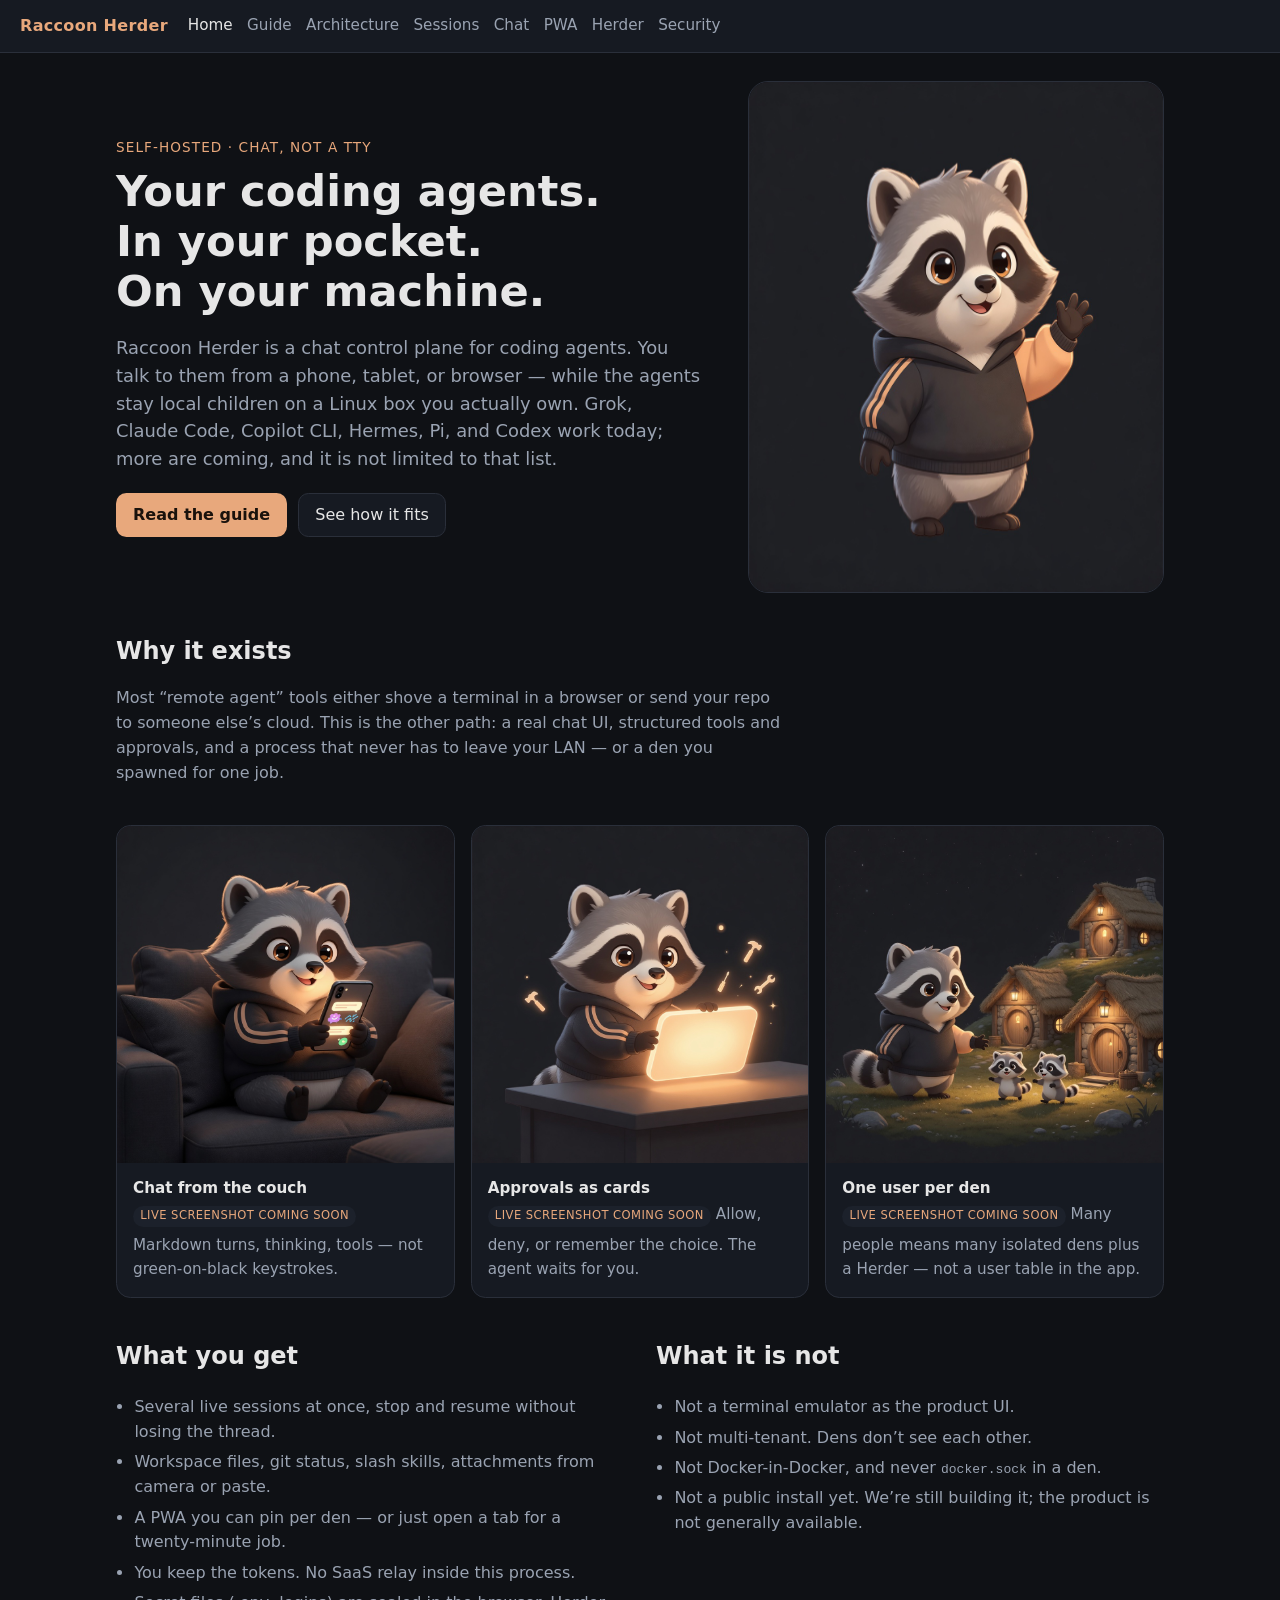
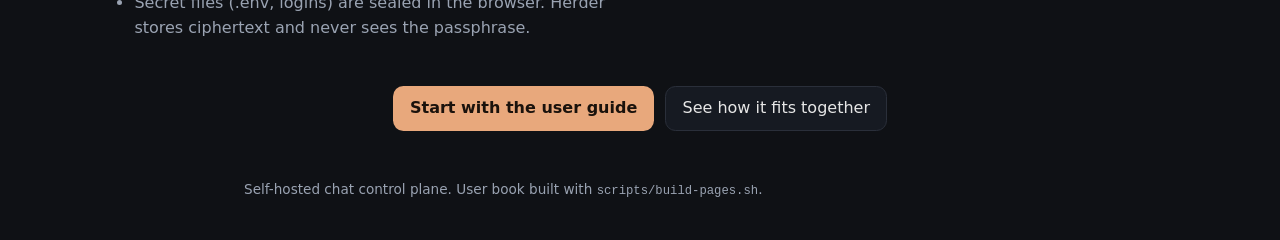
<file: index.html>
<!DOCTYPE html>
<html lang="en">
  <head>
    <meta charset="utf-8">
    <meta name="viewport" content="width=device-width, initial-scale=1">
    <title>Herd coding agents from your phone — Raccoon Herder</title>
    <meta name="description" content="Raccoon Herder is a self-hosted chat control plane for coding agents — not a terminal in a browser. More agents are on the way.">
    <meta name="theme-color" content="#0f1115">
    <link rel="canonical" href="https://shikkie.github.io/raccoon-herder-docs/">
    <link rel="icon" href="images/mascot.jpg">
    <link rel="apple-touch-icon" href="images/mascot.jpg">
    <meta property="og:type" content="website">
    <meta property="og:site_name" content="Raccoon Herder">
    <meta property="og:title" content="Herd coding agents from your phone">
    <meta property="og:description" content="Raccoon Herder is a self-hosted chat control plane for coding agents — not a terminal in a browser. More agents are on the way.">
    <meta property="og:url" content="https://shikkie.github.io/raccoon-herder-docs/">
    <meta property="og:image" content="https://shikkie.github.io/raccoon-herder-docs/images/og-share.png">
    <meta property="og:image:alt" content="Cute raccoon mascot and the words Raccoon Herder">
    <meta property="og:image:width" content="1280">
    <meta property="og:image:height" content="640">
    <meta name="twitter:card" content="summary_large_image">
    <meta name="twitter:title" content="Herd coding agents from your phone">
    <meta name="twitter:description" content="Raccoon Herder is a self-hosted chat control plane for coding agents — not a terminal in a browser. More agents are on the way.">
    <meta name="twitter:image" content="https://shikkie.github.io/raccoon-herder-docs/images/og-share.png">
    <link rel="stylesheet" href="css/site.css">
  </head>
  <body>
    <header class="site-header">
      <a class="brand" href="index.html">Raccoon Herder</a>
      <nav>
        <a href="index.html" class="active">Home</a>
        <a href="guide.html">Guide</a>
        <a href="architecture.html">Architecture</a>
        <a href="sessions.html">Sessions</a>
        <a href="chat.html">Chat</a>
        <a href="pwa.html">PWA</a>
        <a href="herder.html">Herder</a>
        <a href="security.html">Security</a>
      </nav>
    </header>
    <main class="landing">
<section class="hero">
  <div class="hero-copy">
    <p class="eyebrow">Self-hosted · chat, not a TTY</p>
    <h1>Your coding agents.<br>In your pocket.<br>On your machine.</h1>
    <p class="lede">Raccoon Herder is a chat control plane for coding agents. You talk to them from a phone, tablet, or browser — while the agents stay local children on a Linux box you actually own. Grok, Claude Code, Copilot CLI, Hermes, Pi, and Codex work today; more are coming, and it is not limited to that list.</p>
    <p class="cta-row">
      <a class="btn primary" href="guide.html">Read the guide</a>
      <a class="btn" href="architecture.html">See how it fits</a>
    </p>
  </div>
  <img class="hero-art" src="images/mascot.jpg" width="512" height="512" alt="Cartoon raccoon mascot in a charcoal hoodie, waving">
</section>

<section class="pitch">
  <h2>Why it exists</h2>
  <p>Most “remote agent” tools either shove a terminal in a browser or send your repo to someone else’s cloud. This is the other path: a real chat UI, structured tools and approvals, and a process that never has to leave your LAN — or a den you spawned for one job.</p>
</section>

<section class="shots" aria-label="Product scenes, placeholders until live screenshots">
  <figure class="shot">
    <img src="images/placeholder-chat.jpg" width="1024" height="1024" alt="Cartoon raccoon on a couch using a phone, standing in for a chat screenshot">
    <figcaption>
      <strong>Chat from the couch</strong>
      <span class="soon">Live screenshot coming soon</span>
      Markdown turns, thinking, tools — not green-on-black keystrokes.
    </figcaption>
  </figure>
  <figure class="shot">
    <img src="images/placeholder-approvals.jpg" width="1024" height="1024" alt="Cartoon raccoon at a desk with a glowing approval card, standing in for an approvals screenshot">
    <figcaption>
      <strong>Approvals as cards</strong>
      <span class="soon">Live screenshot coming soon</span>
      Allow, deny, or remember the choice. The agent waits for you.
    </figcaption>
  </figure>
  <figure class="shot">
    <img src="images/placeholder-dens.jpg" width="1024" height="1024" alt="Cartoon raccoon herding smaller raccoons into cozy dens, standing in for a dens screenshot">
    <figcaption>
      <strong>One user per den</strong>
      <span class="soon">Live screenshot coming soon</span>
      Many people means many isolated dens plus a Herder — not a user table in the app.
    </figcaption>
  </figure>
</section>

<section class="points">
  <div>
    <h2>What you get</h2>
    <ul>
      <li>Several live sessions at once, stop and resume without losing the thread.</li>
      <li>Workspace files, git status, slash skills, attachments from camera or paste.</li>
      <li>A PWA you can pin per den — or just open a tab for a twenty-minute job.</li>
      <li>You keep the tokens. No SaaS relay inside this process.</li>
      <li>Secret files (.env, logins) are sealed in the browser. Herder stores ciphertext and never sees the passphrase.</li>
    </ul>
  </div>
  <div>
    <h2>What it is not</h2>
    <ul>
      <li>Not a terminal emulator as the product UI.</li>
      <li>Not multi-tenant. Dens don’t see each other.</li>
      <li>Not Docker-in-Docker, and never <code>docker.sock</code> in a den.</li>
      <li>Not a public install yet. We’re still building it; the product is not generally available.</li>
    </ul>
  </div>
</section>

<p class="cta-row bottom">
  <a class="btn primary" href="guide.html">Start with the user guide</a>
  <a class="btn" href="architecture.html">See how it fits together</a>
</p>
    </main>
    <footer class="site-footer">
      Self-hosted chat control plane. User book built with
      <code>scripts/build-pages.sh</code>.
    </footer>
    <script src="vendor/mermaid.min.js"></script>
    <script>
      mermaid.initialize({ startOnLoad: true, theme: "dark" });
    </script>
  </body>
</html>
</file>
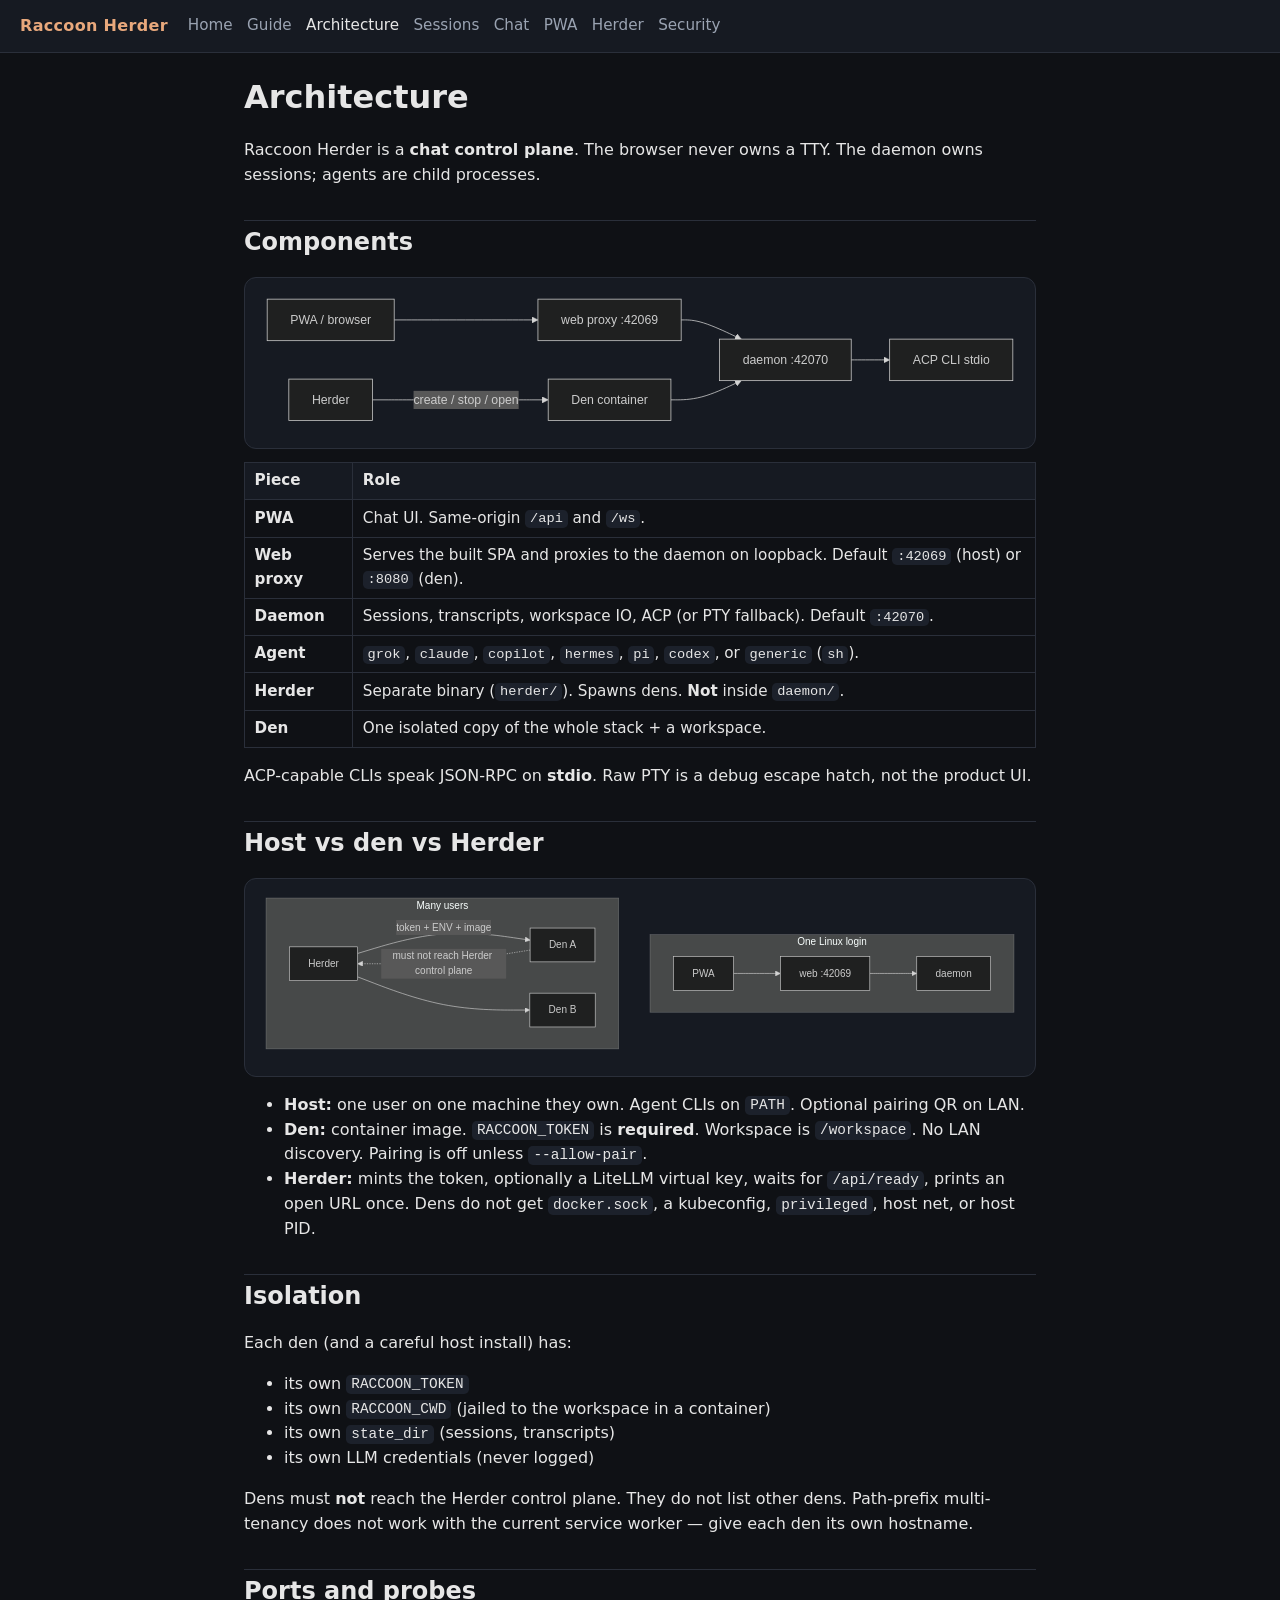
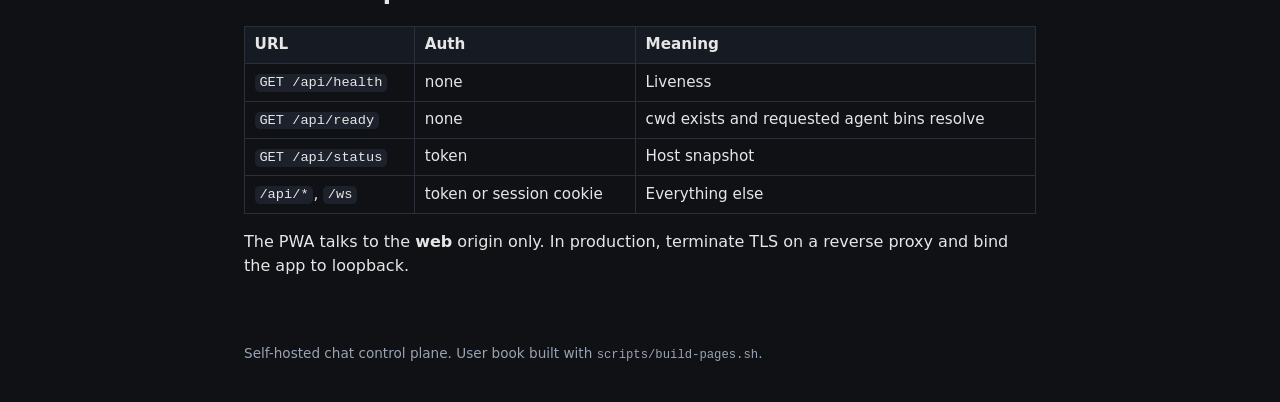
<file: architecture.html>
<!DOCTYPE html>
<html lang="en">
  <head>
    <meta charset="utf-8">
    <meta name="viewport" content="width=device-width, initial-scale=1">
    <title>Architecture — Raccoon Herder</title>
    <meta name="description" content="Self-hosted chat control plane for coding agents — not a terminal in a browser. More agents are coming.">
    <meta name="theme-color" content="#0f1115">
    <link rel="canonical" href="https://shikkie.github.io/raccoon-herder-docs/architecture.html">
    <link rel="icon" href="images/mascot.jpg">
    <link rel="apple-touch-icon" href="images/mascot.jpg">
    <meta property="og:type" content="website">
    <meta property="og:site_name" content="Raccoon Herder">
    <meta property="og:title" content="Architecture">
    <meta property="og:description" content="Self-hosted chat control plane for coding agents — not a terminal in a browser. More agents are coming.">
    <meta property="og:url" content="https://shikkie.github.io/raccoon-herder-docs/architecture.html">
    <meta property="og:image" content="https://shikkie.github.io/raccoon-herder-docs/images/og-share.png">
    <meta property="og:image:alt" content="Cute raccoon mascot and the words Raccoon Herder">
    <meta property="og:image:width" content="1280">
    <meta property="og:image:height" content="640">
    <meta name="twitter:card" content="summary_large_image">
    <meta name="twitter:title" content="Architecture">
    <meta name="twitter:description" content="Self-hosted chat control plane for coding agents — not a terminal in a browser. More agents are coming.">
    <meta name="twitter:image" content="https://shikkie.github.io/raccoon-herder-docs/images/og-share.png">
    <link rel="stylesheet" href="css/site.css">
  </head>
  <body>
    <header class="site-header">
      <a class="brand" href="index.html">Raccoon Herder</a>
      <nav>
        <a href="index.html">Home</a>
        <a href="guide.html">Guide</a>
        <a href="architecture.html" class="active">Architecture</a>
        <a href="sessions.html">Sessions</a>
        <a href="chat.html">Chat</a>
        <a href="pwa.html">PWA</a>
        <a href="herder.html">Herder</a>
        <a href="security.html">Security</a>
      </nav>
    </header>
    <main class="prose">
<h1 id="architecture">Architecture</h1>
<p>Raccoon Herder is a <strong>chat control plane</strong>. The browser never owns a TTY.
The daemon owns sessions; agents are child processes.</p>
<h2 id="components">Components</h2>
<pre class="mermaid">flowchart LR
  phone[PWA / browser]
  web[web proxy :42069]
  daemon[daemon :42070]
  agent[ACP CLI stdio]
  herder[Herder]
  den[Den container]

  phone --&gt; web --&gt; daemon --&gt; agent
  herder --&gt;|create / stop / open| den
  den --&gt; daemon</pre>

<table>
<thead>
<tr>
<th>Piece</th>
<th>Role</th>
</tr>
</thead>
<tbody>
<tr>
<td><strong>PWA</strong></td>
<td>Chat UI. Same-origin <code>/api</code> and <code>/ws</code>.</td>
</tr>
<tr>
<td><strong>Web proxy</strong></td>
<td>Serves the built SPA and proxies to the daemon on loopback. Default <code>:42069</code> (host) or <code>:8080</code> (den).</td>
</tr>
<tr>
<td><strong>Daemon</strong></td>
<td>Sessions, transcripts, workspace IO, ACP (or PTY fallback). Default <code>:42070</code>.</td>
</tr>
<tr>
<td><strong>Agent</strong></td>
<td><code>grok</code>, <code>claude</code>, <code>copilot</code>, <code>hermes</code>, <code>pi</code>, <code>codex</code>, or <code>generic</code> (<code>sh</code>).</td>
</tr>
<tr>
<td><strong>Herder</strong></td>
<td>Separate binary (<code>herder/</code>). Spawns dens. <strong>Not</strong> inside <code>daemon/</code>.</td>
</tr>
<tr>
<td><strong>Den</strong></td>
<td>One isolated copy of the whole stack + a workspace.</td>
</tr>
</tbody>
</table>
<p>ACP-capable CLIs speak JSON-RPC on <strong>stdio</strong>. Raw PTY is a debug escape hatch,
not the product UI.</p>
<h2 id="host-vs-den-vs-herder">Host vs den vs Herder</h2>
<pre class="mermaid">flowchart TB
  subgraph oneHost [One Linux login]
    pwaH[PWA]
    webH[web :42069]
    dH[daemon]
    pwaH --&gt; webH --&gt; dH
  end
  subgraph manyDens [Many users]
    herder[Herder]
    denA[Den A]
    denB[Den B]
    herder --&gt;|token + ENV + image| denA
    herder --&gt; denB
  end
  denA -.-&gt;|must not reach Herder control plane| herder</pre>

<ul>
<li><strong>Host:</strong> one user on one machine they own. Agent CLIs on <code>PATH</code>. Optional
  pairing QR on LAN.</li>
<li><strong>Den:</strong> container image. <code>RACCOON_TOKEN</code> is <strong>required</strong>. Workspace is
  <code>/workspace</code>. No LAN discovery. Pairing is off unless <code>--allow-pair</code>.</li>
<li><strong>Herder:</strong> mints the token, optionally a LiteLLM virtual key, waits for
  <code>/api/ready</code>, prints an open URL once. Dens do not get <code>docker.sock</code>, a
  kubeconfig, <code>privileged</code>, host net, or host PID.</li>
</ul>
<h2 id="isolation">Isolation</h2>
<p>Each den (and a careful host install) has:</p>
<ul>
<li>its own <code>RACCOON_TOKEN</code></li>
<li>its own <code>RACCOON_CWD</code> (jailed to the workspace in a container)</li>
<li>its own <code>state_dir</code> (sessions, transcripts)</li>
<li>its own LLM credentials (never logged)</li>
</ul>
<p>Dens must <strong>not</strong> reach the Herder control plane. They do not list other
dens. Path-prefix multi-tenancy does not work with the current service
worker — give each den its own hostname.</p>
<h2 id="ports-and-probes">Ports and probes</h2>
<table>
<thead>
<tr>
<th>URL</th>
<th>Auth</th>
<th>Meaning</th>
</tr>
</thead>
<tbody>
<tr>
<td><code>GET /api/health</code></td>
<td>none</td>
<td>Liveness</td>
</tr>
<tr>
<td><code>GET /api/ready</code></td>
<td>none</td>
<td>cwd exists and requested agent bins resolve</td>
</tr>
<tr>
<td><code>GET /api/status</code></td>
<td>token</td>
<td>Host snapshot</td>
</tr>
<tr>
<td><code>/api/*</code>, <code>/ws</code></td>
<td>token or session cookie</td>
<td>Everything else</td>
</tr>
</tbody>
</table>
<p>The PWA talks to the <strong>web</strong> origin only. In production, terminate TLS on
a reverse proxy and bind the app to loopback.</p>
    </main>
    <footer class="site-footer">
      Self-hosted chat control plane. User book built with
      <code>scripts/build-pages.sh</code>.
    </footer>
    <script src="vendor/mermaid.min.js"></script>
    <script>
      mermaid.initialize({ startOnLoad: true, theme: "dark" });
    </script>
  </body>
</html>
</file>
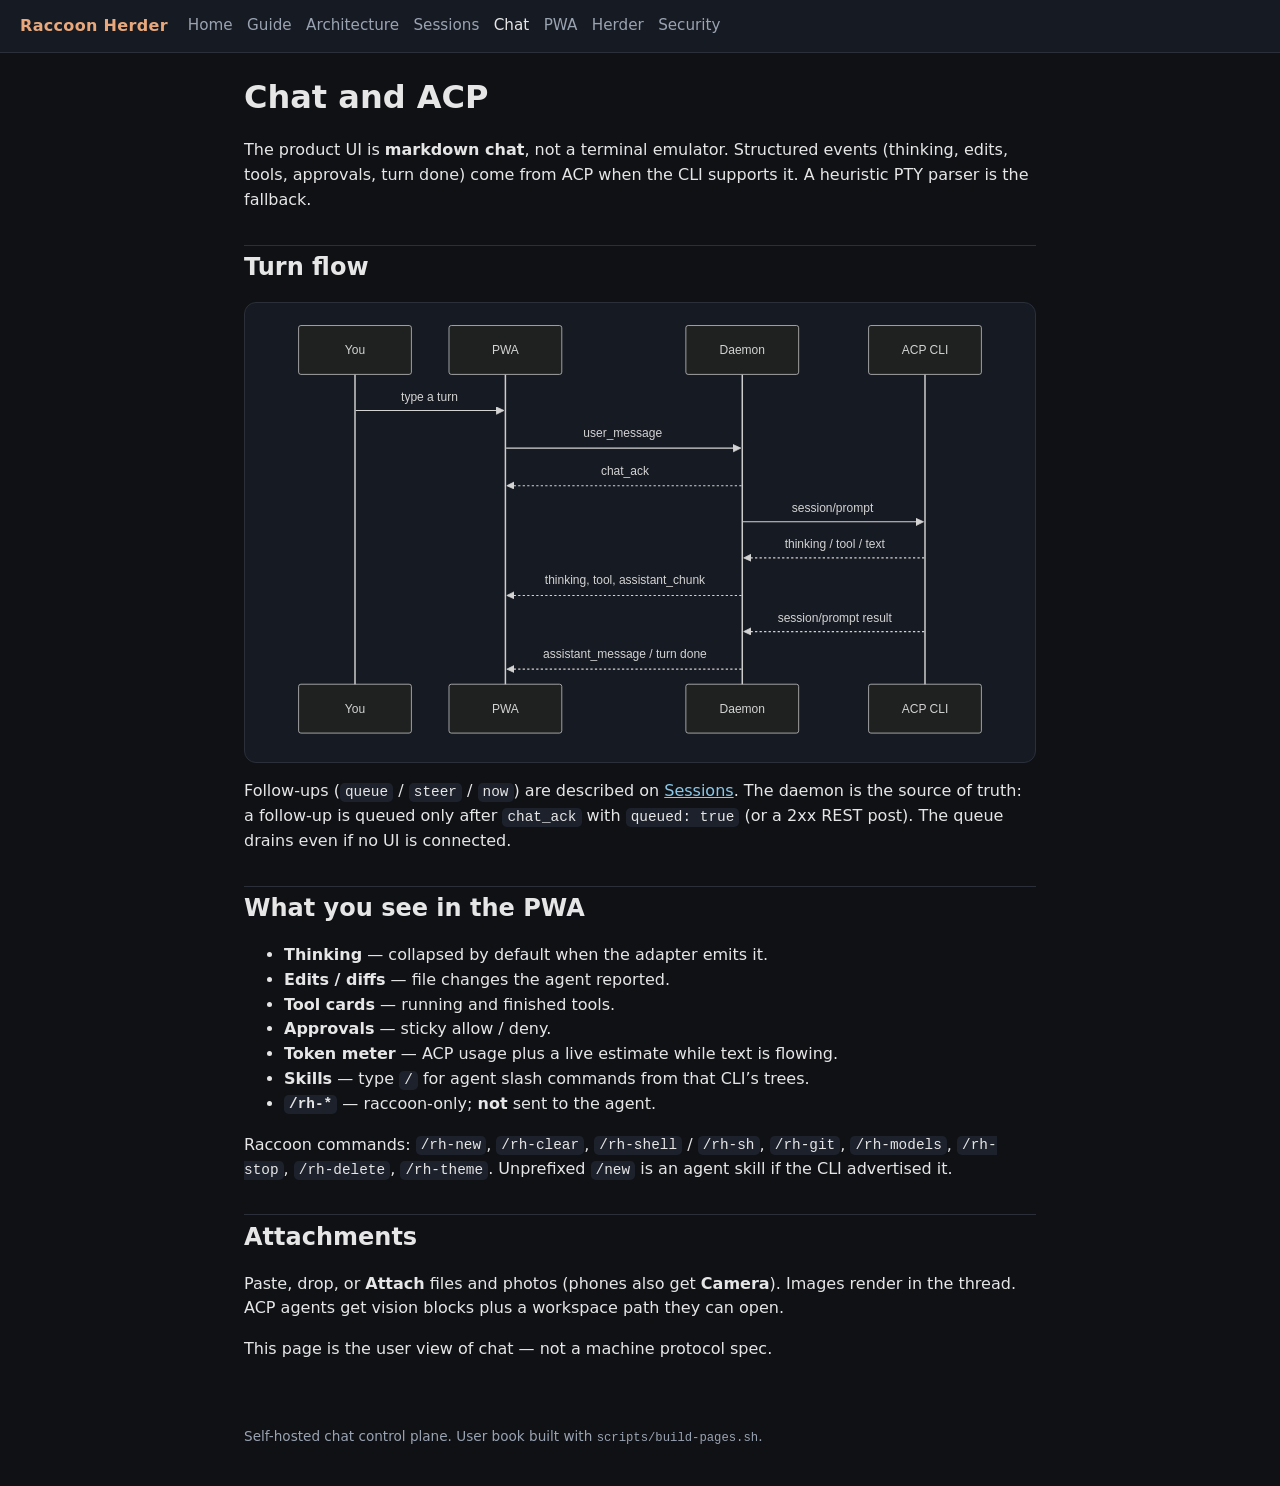
<file: chat.html>
<!DOCTYPE html>
<html lang="en">
  <head>
    <meta charset="utf-8">
    <meta name="viewport" content="width=device-width, initial-scale=1">
    <title>Chat and ACP — Raccoon Herder</title>
    <meta name="description" content="Self-hosted chat control plane for coding agents — not a terminal in a browser. More agents are coming.">
    <meta name="theme-color" content="#0f1115">
    <link rel="canonical" href="https://shikkie.github.io/raccoon-herder-docs/chat.html">
    <link rel="icon" href="images/mascot.jpg">
    <link rel="apple-touch-icon" href="images/mascot.jpg">
    <meta property="og:type" content="website">
    <meta property="og:site_name" content="Raccoon Herder">
    <meta property="og:title" content="Chat and ACP">
    <meta property="og:description" content="Self-hosted chat control plane for coding agents — not a terminal in a browser. More agents are coming.">
    <meta property="og:url" content="https://shikkie.github.io/raccoon-herder-docs/chat.html">
    <meta property="og:image" content="https://shikkie.github.io/raccoon-herder-docs/images/og-share.png">
    <meta property="og:image:alt" content="Cute raccoon mascot and the words Raccoon Herder">
    <meta property="og:image:width" content="1280">
    <meta property="og:image:height" content="640">
    <meta name="twitter:card" content="summary_large_image">
    <meta name="twitter:title" content="Chat and ACP">
    <meta name="twitter:description" content="Self-hosted chat control plane for coding agents — not a terminal in a browser. More agents are coming.">
    <meta name="twitter:image" content="https://shikkie.github.io/raccoon-herder-docs/images/og-share.png">
    <link rel="stylesheet" href="css/site.css">
  </head>
  <body>
    <header class="site-header">
      <a class="brand" href="index.html">Raccoon Herder</a>
      <nav>
        <a href="index.html">Home</a>
        <a href="guide.html">Guide</a>
        <a href="architecture.html">Architecture</a>
        <a href="sessions.html">Sessions</a>
        <a href="chat.html" class="active">Chat</a>
        <a href="pwa.html">PWA</a>
        <a href="herder.html">Herder</a>
        <a href="security.html">Security</a>
      </nav>
    </header>
    <main class="prose">
<h1 id="chat-and-acp">Chat and ACP</h1>
<p>The product UI is <strong>markdown chat</strong>, not a terminal emulator. Structured
events (thinking, edits, tools, approvals, turn done) come from ACP when
the CLI supports it. A heuristic PTY parser is the fallback.</p>
<h2 id="turn-flow">Turn flow</h2>
<pre class="mermaid">sequenceDiagram
  participant U as You
  participant P as PWA
  participant D as Daemon
  participant A as ACP CLI
  U-&gt;&gt;P: type a turn
  P-&gt;&gt;D: user_message
  D--&gt;&gt;P: chat_ack
  D-&gt;&gt;A: session/prompt
  A--&gt;&gt;D: thinking / tool / text
  D--&gt;&gt;P: thinking, tool, assistant_chunk
  A--&gt;&gt;D: session/prompt result
  D--&gt;&gt;P: assistant_message / turn done</pre>

<p>Follow-ups (<code>queue</code> / <code>steer</code> / <code>now</code>) are described on
<a href="sessions.html">Sessions</a>. The daemon is the source of truth: a follow-up
is queued only after <code>chat_ack</code> with <code>queued: true</code> (or a 2xx REST post).
The queue drains even if no UI is connected.</p>
<h2 id="what-you-see-in-the-pwa">What you see in the PWA</h2>
<ul>
<li><strong>Thinking</strong> — collapsed by default when the adapter emits it.</li>
<li><strong>Edits / diffs</strong> — file changes the agent reported.</li>
<li><strong>Tool cards</strong> — running and finished tools.</li>
<li><strong>Approvals</strong> — sticky allow / deny.</li>
<li><strong>Token meter</strong> — ACP usage plus a live estimate while text is flowing.</li>
<li><strong>Skills</strong> — type <code>/</code> for agent slash commands from that CLI’s trees.</li>
<li><strong><code>/rh-*</code></strong> — raccoon-only; <strong>not</strong> sent to the agent.</li>
</ul>
<p>Raccoon commands: <code>/rh-new</code>, <code>/rh-clear</code>, <code>/rh-shell</code> / <code>/rh-sh</code>, <code>/rh-git</code>,
<code>/rh-models</code>, <code>/rh-stop</code>, <code>/rh-delete</code>, <code>/rh-theme</code>. Unprefixed <code>/new</code> is an agent skill
if the CLI advertised it.</p>
<h2 id="attachments">Attachments</h2>
<p>Paste, drop, or <strong>Attach</strong> files and photos (phones also get <strong>Camera</strong>).
Images render in the thread. ACP agents get vision blocks plus a workspace
path they can open.</p>
<p>This page is the user view of chat — not a machine protocol spec.</p>
    </main>
    <footer class="site-footer">
      Self-hosted chat control plane. User book built with
      <code>scripts/build-pages.sh</code>.
    </footer>
    <script src="vendor/mermaid.min.js"></script>
    <script>
      mermaid.initialize({ startOnLoad: true, theme: "dark" });
    </script>
  </body>
</html>
</file>
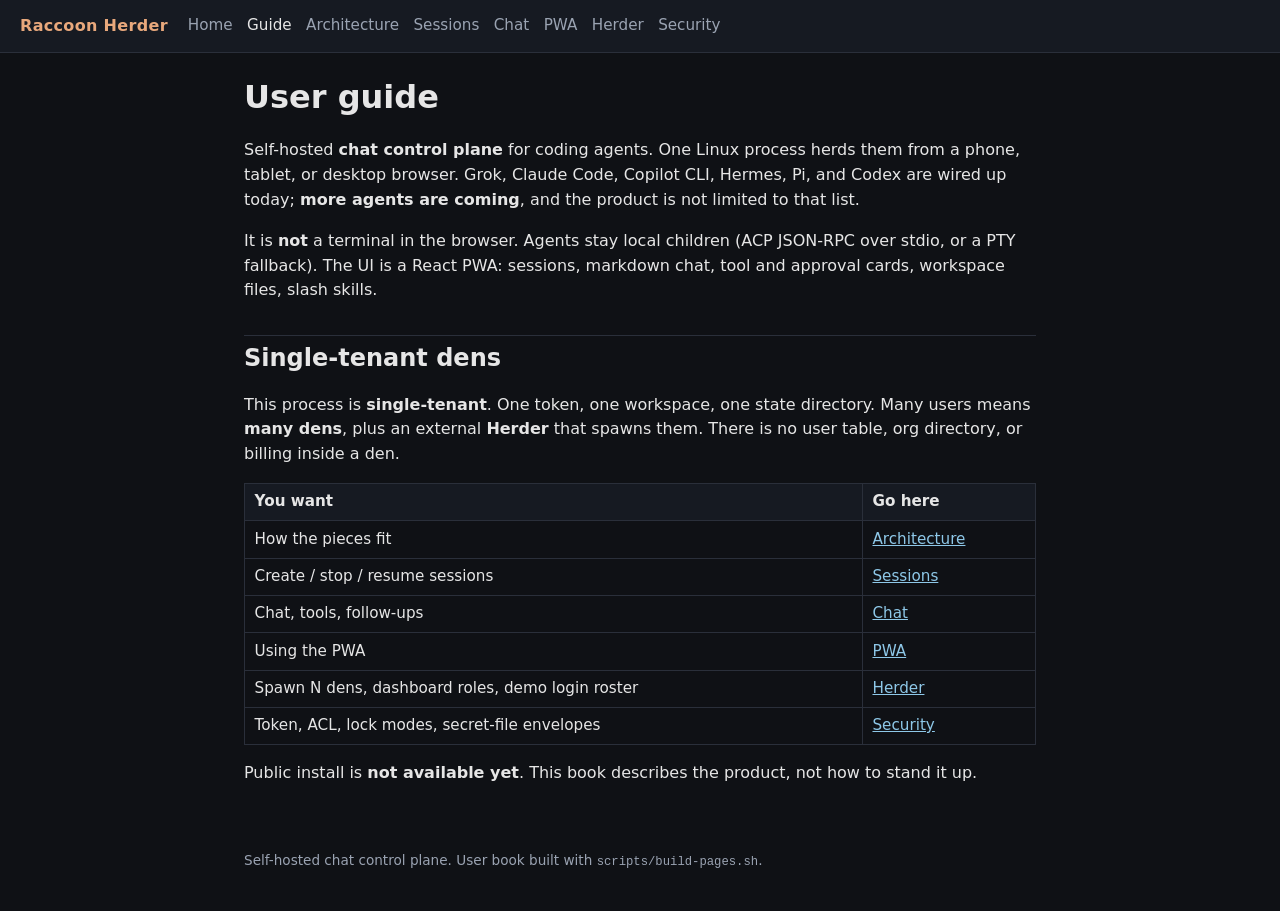
<file: guide.html>
<!DOCTYPE html>
<html lang="en">
  <head>
    <meta charset="utf-8">
    <meta name="viewport" content="width=device-width, initial-scale=1">
    <title>User guide — Raccoon Herder</title>
    <meta name="description" content="How Raccoon Herder works — architecture, sessions, chat, dens, and security.">
    <meta name="theme-color" content="#0f1115">
    <link rel="canonical" href="https://shikkie.github.io/raccoon-herder-docs/guide.html">
    <link rel="icon" href="images/mascot.jpg">
    <link rel="apple-touch-icon" href="images/mascot.jpg">
    <meta property="og:type" content="website">
    <meta property="og:site_name" content="Raccoon Herder">
    <meta property="og:title" content="User guide">
    <meta property="og:description" content="How Raccoon Herder works — architecture, sessions, chat, dens, and security.">
    <meta property="og:url" content="https://shikkie.github.io/raccoon-herder-docs/guide.html">
    <meta property="og:image" content="https://shikkie.github.io/raccoon-herder-docs/images/og-share.png">
    <meta property="og:image:alt" content="Cute raccoon mascot and the words Raccoon Herder">
    <meta property="og:image:width" content="1280">
    <meta property="og:image:height" content="640">
    <meta name="twitter:card" content="summary_large_image">
    <meta name="twitter:title" content="User guide">
    <meta name="twitter:description" content="How Raccoon Herder works — architecture, sessions, chat, dens, and security.">
    <meta name="twitter:image" content="https://shikkie.github.io/raccoon-herder-docs/images/og-share.png">
    <link rel="stylesheet" href="css/site.css">
  </head>
  <body>
    <header class="site-header">
      <a class="brand" href="index.html">Raccoon Herder</a>
      <nav>
        <a href="index.html">Home</a>
        <a href="guide.html" class="active">Guide</a>
        <a href="architecture.html">Architecture</a>
        <a href="sessions.html">Sessions</a>
        <a href="chat.html">Chat</a>
        <a href="pwa.html">PWA</a>
        <a href="herder.html">Herder</a>
        <a href="security.html">Security</a>
      </nav>
    </header>
    <main class="prose">
<h1 id="user-guide">User guide</h1>
<p>Self-hosted <strong>chat control plane</strong> for coding agents. One Linux process herds
them from a phone, tablet, or desktop browser. Grok, Claude Code, Copilot CLI,
Hermes, Pi, and Codex are wired up today; <strong>more agents are coming</strong>, and the product is
not limited to that list.</p>
<p>It is <strong>not</strong> a terminal in the browser. Agents stay local children (ACP
JSON-RPC over stdio, or a PTY fallback). The UI is a React PWA: sessions,
markdown chat, tool and approval cards, workspace files, slash skills.</p>
<h2 id="single-tenant-dens">Single-tenant dens</h2>
<p>This process is <strong>single-tenant</strong>. One token, one workspace, one state
directory. Many users means <strong>many dens</strong>, plus an external <strong>Herder</strong> that
spawns them. There is no user table, org directory, or billing inside a den.</p>
<table>
<thead>
<tr>
<th>You want</th>
<th>Go here</th>
</tr>
</thead>
<tbody>
<tr>
<td>How the pieces fit</td>
<td><a href="architecture.html">Architecture</a></td>
</tr>
<tr>
<td>Create / stop / resume sessions</td>
<td><a href="sessions.html">Sessions</a></td>
</tr>
<tr>
<td>Chat, tools, follow-ups</td>
<td><a href="chat.html">Chat</a></td>
</tr>
<tr>
<td>Using the PWA</td>
<td><a href="pwa.html">PWA</a></td>
</tr>
<tr>
<td>Spawn N dens, dashboard roles, demo login roster</td>
<td><a href="herder.html">Herder</a></td>
</tr>
<tr>
<td>Token, ACL, lock modes, secret-file envelopes</td>
<td><a href="security.html">Security</a></td>
</tr>
</tbody>
</table>
<p>Public install is <strong>not available yet</strong>. This book describes the product, not
how to stand it up.</p>
    </main>
    <footer class="site-footer">
      Self-hosted chat control plane. User book built with
      <code>scripts/build-pages.sh</code>.
    </footer>
    <script src="vendor/mermaid.min.js"></script>
    <script>
      mermaid.initialize({ startOnLoad: true, theme: "dark" });
    </script>
  </body>
</html>
</file>
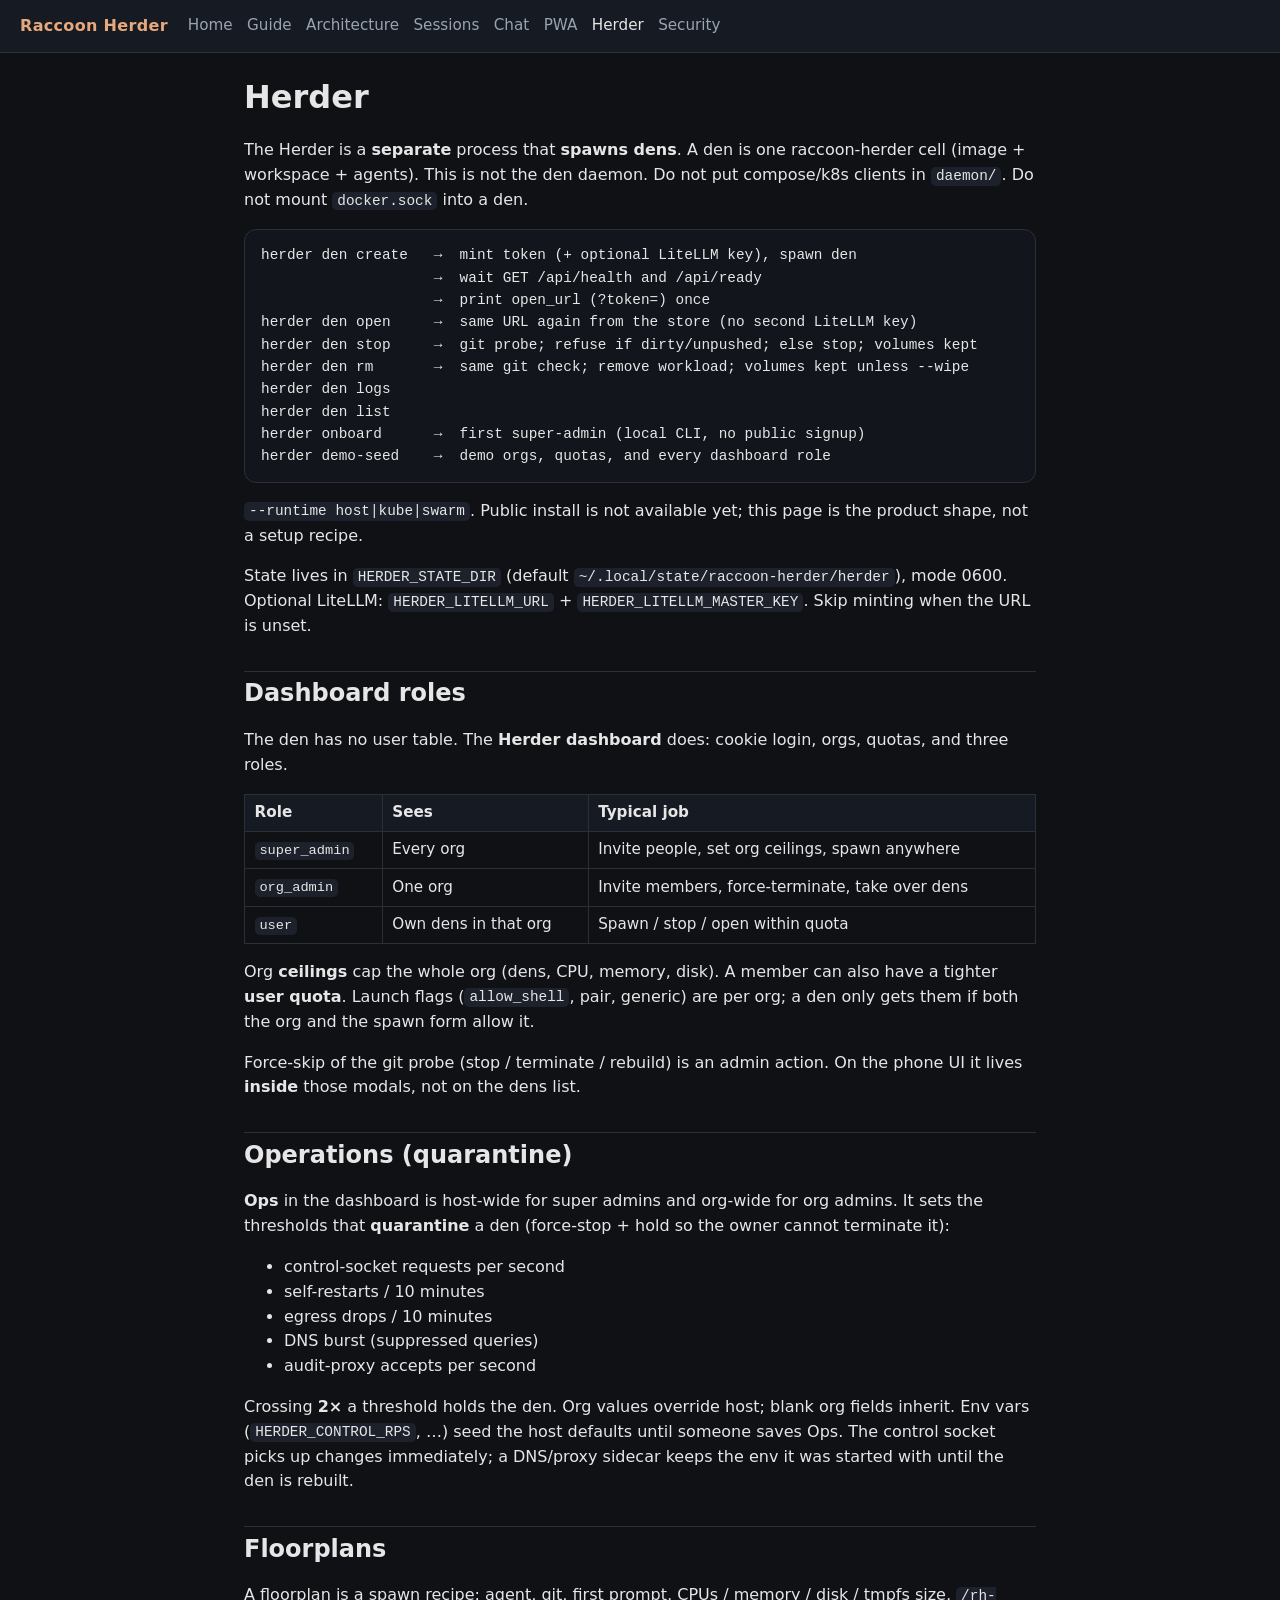
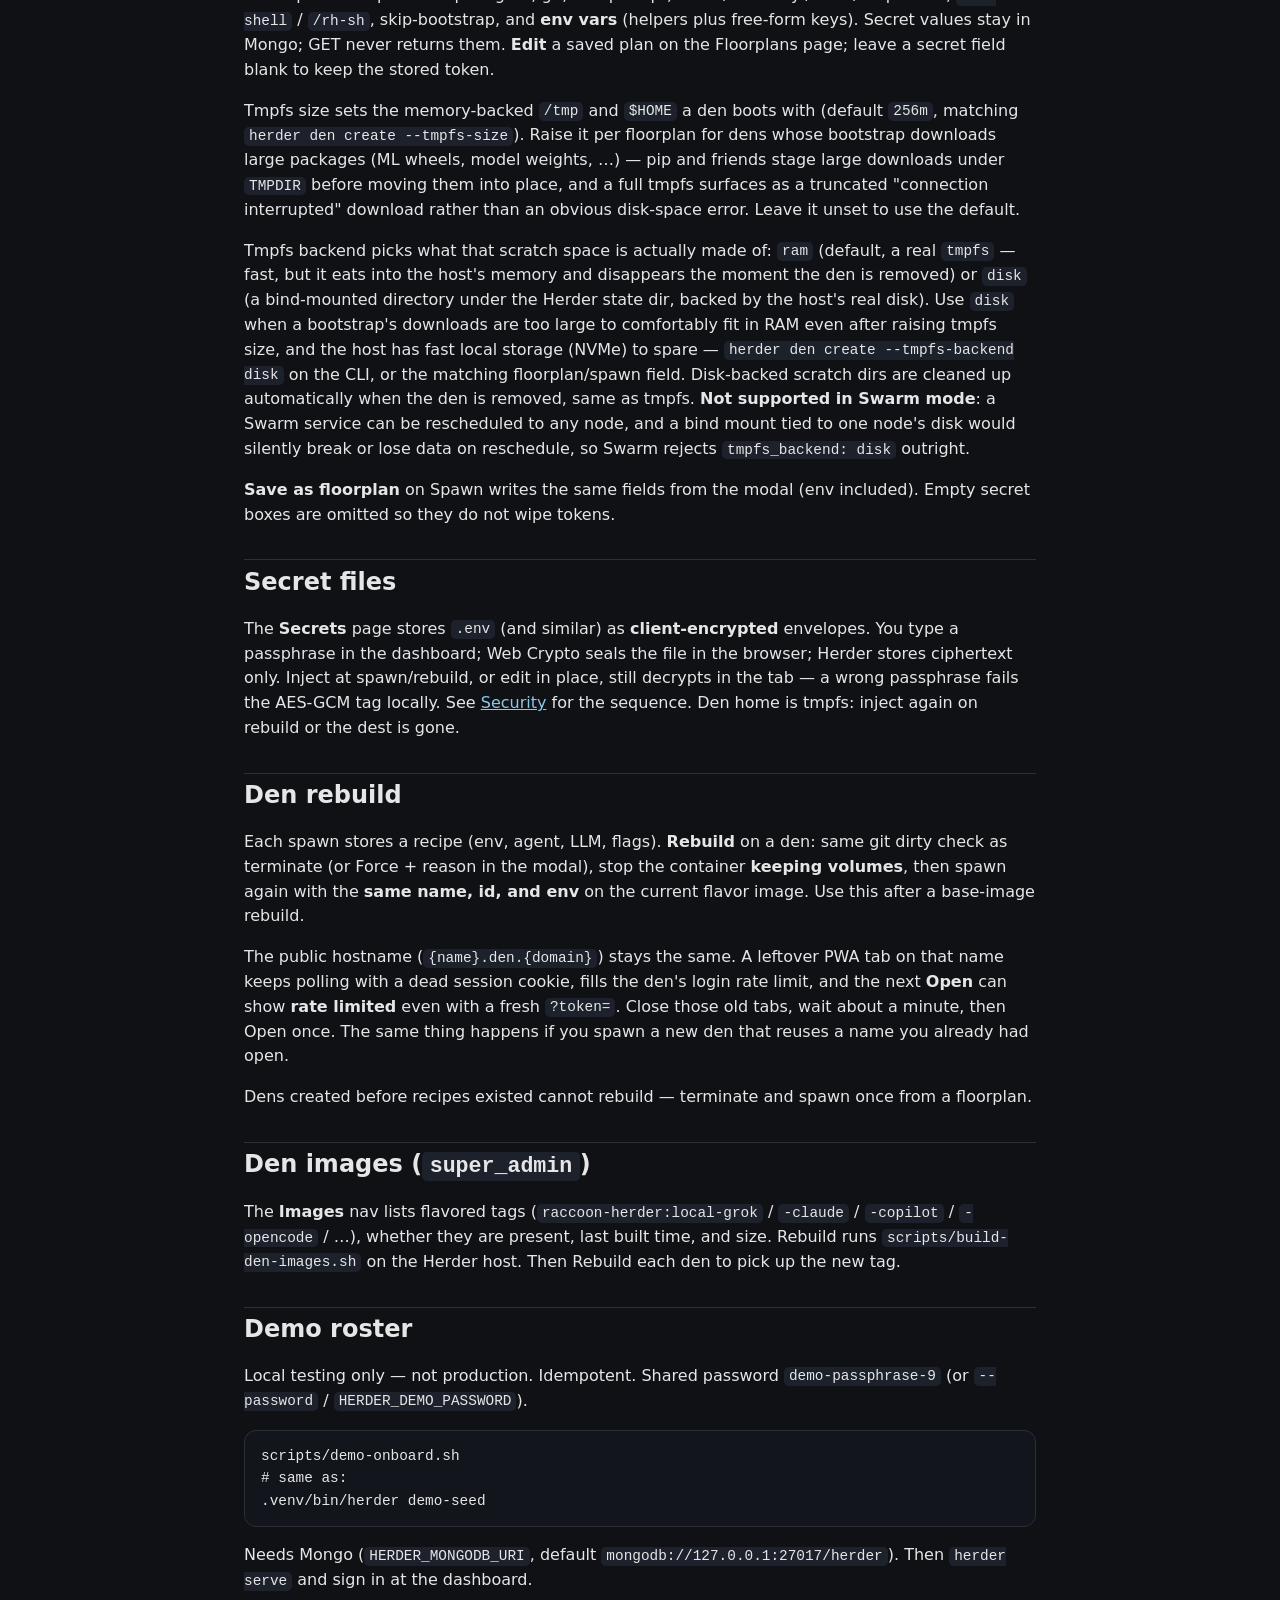
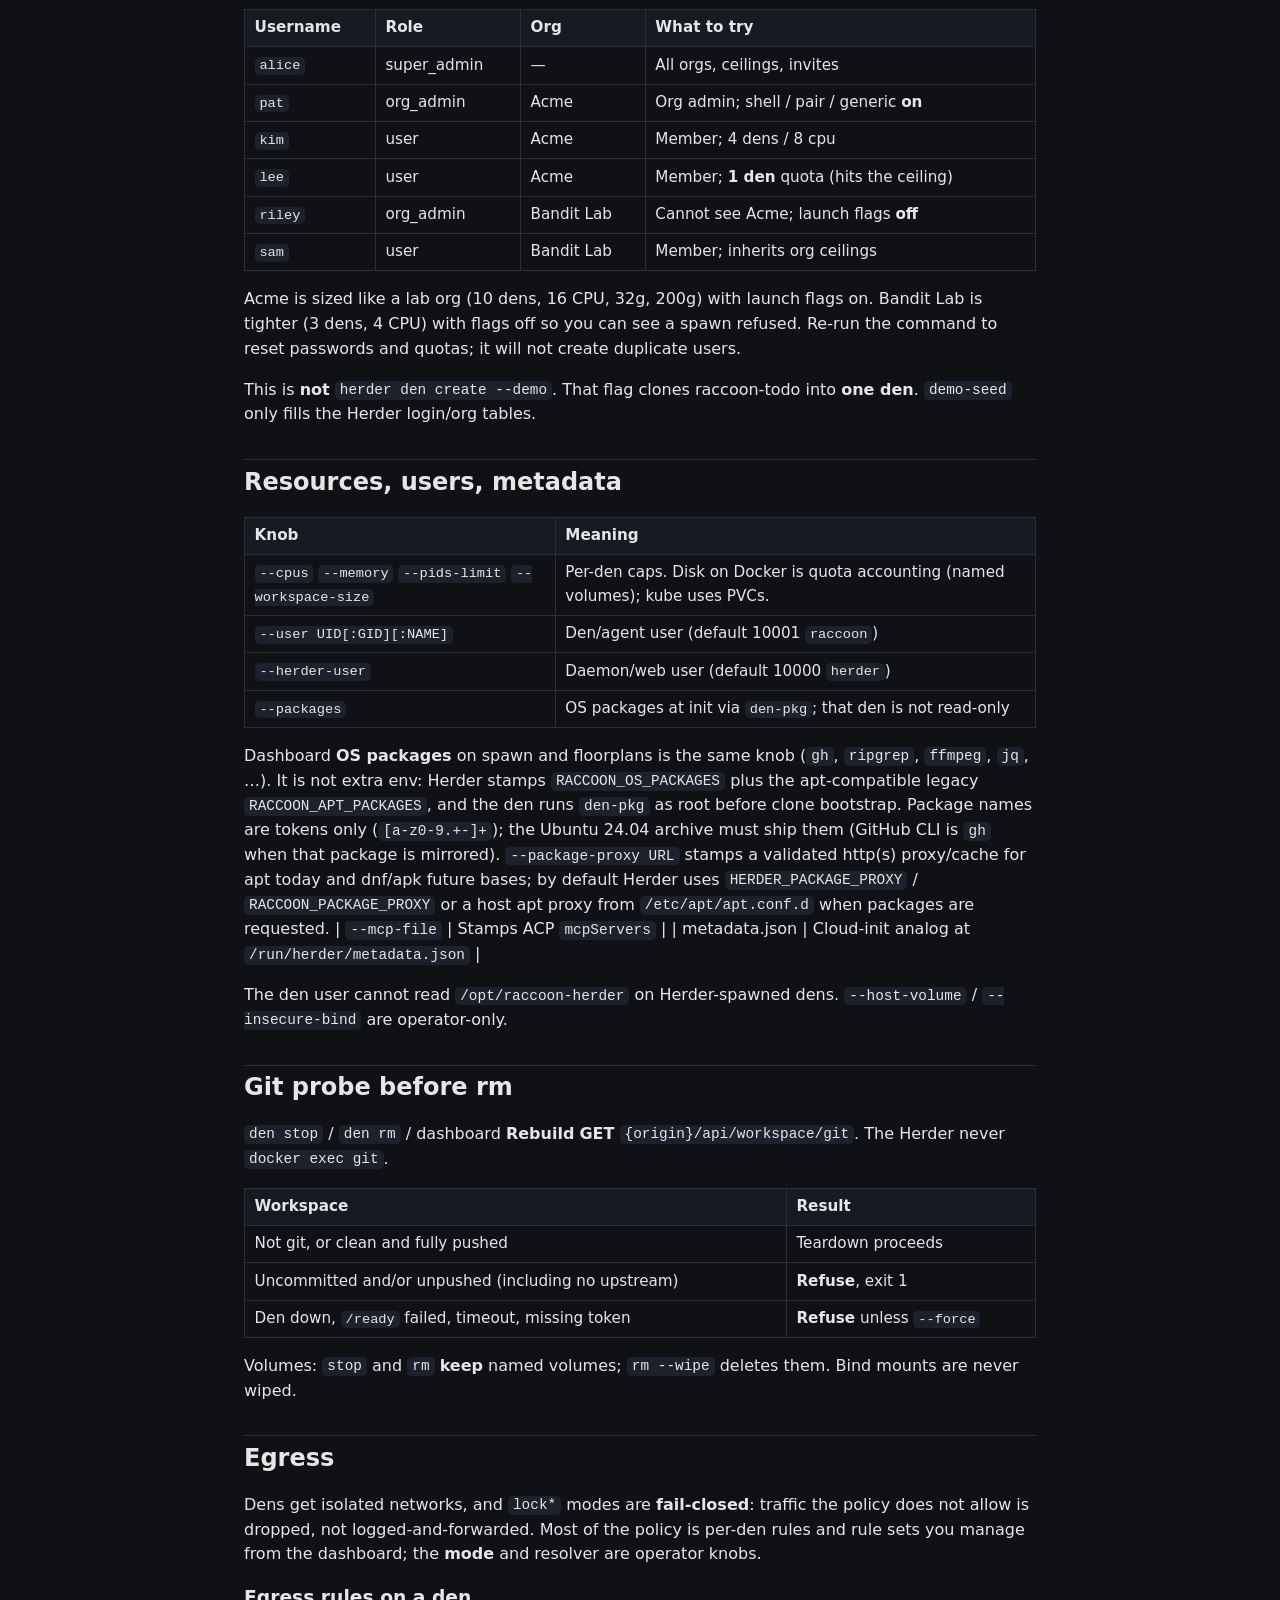
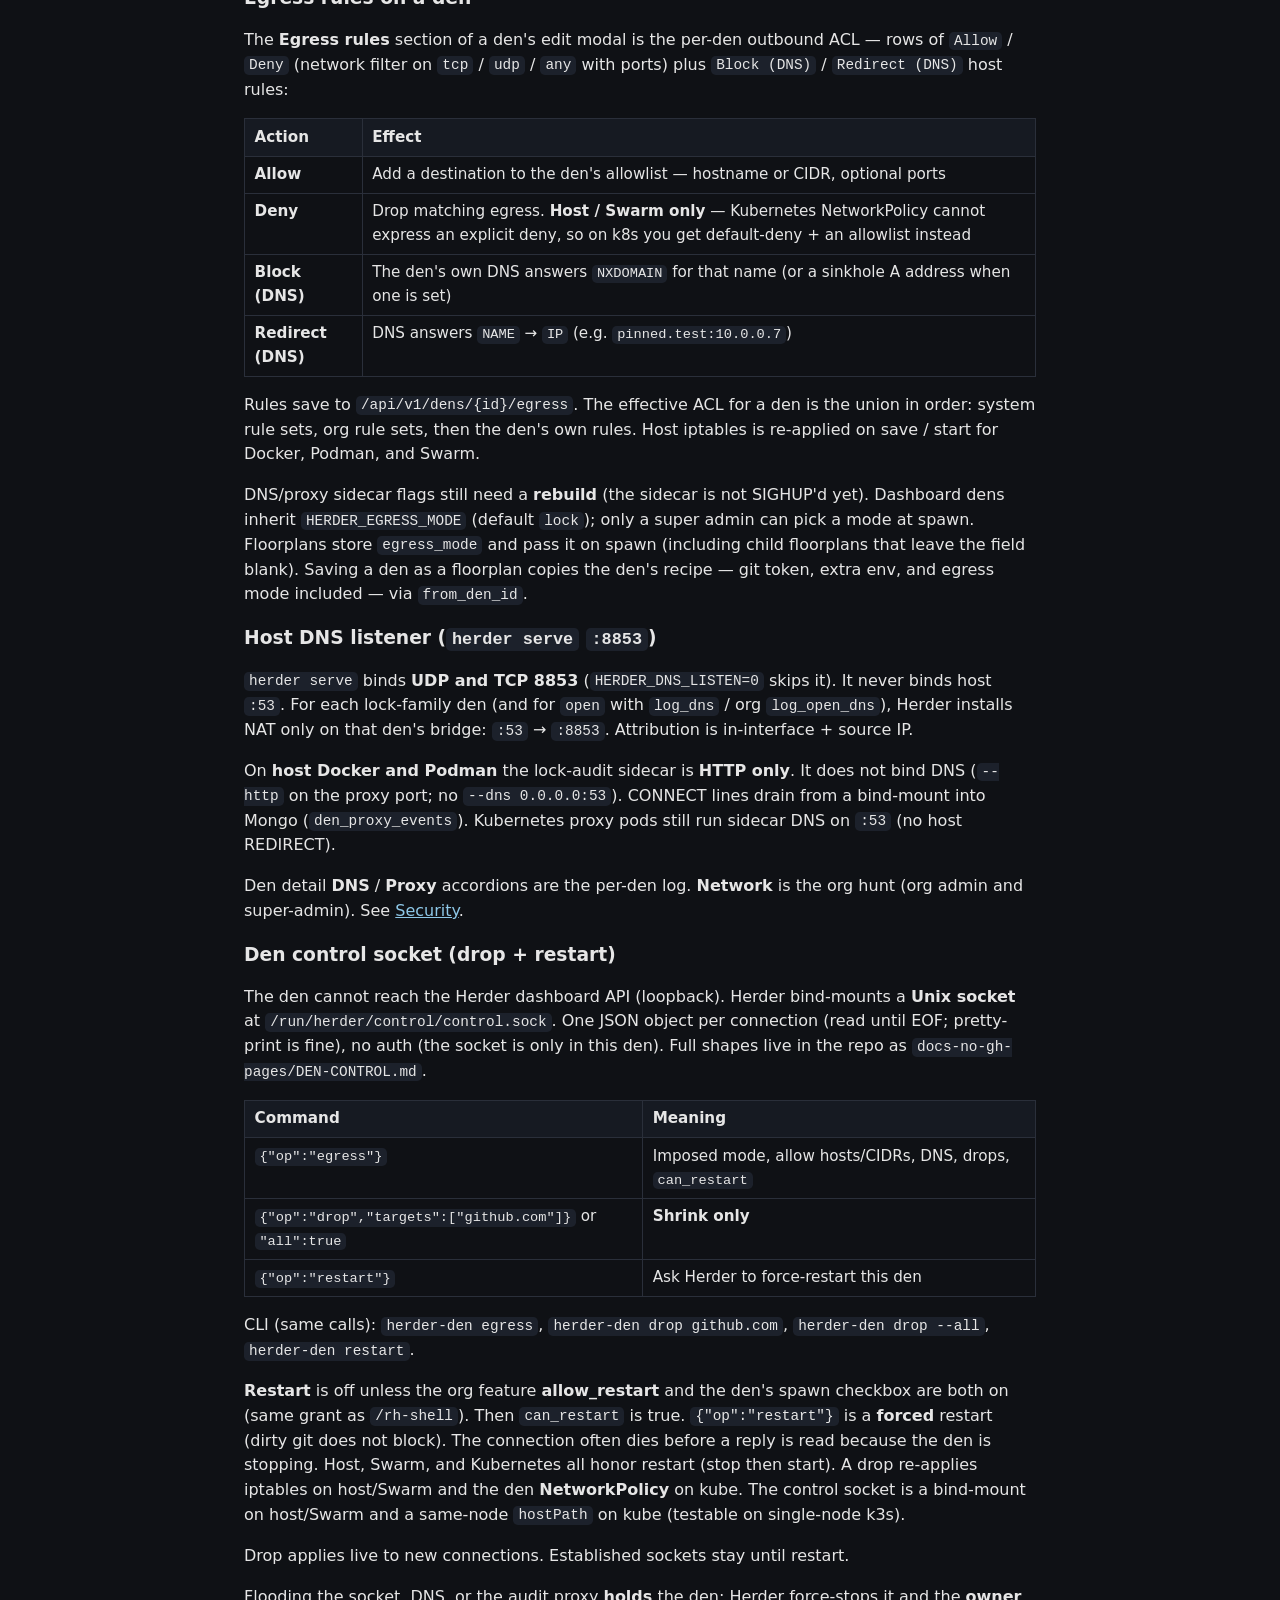
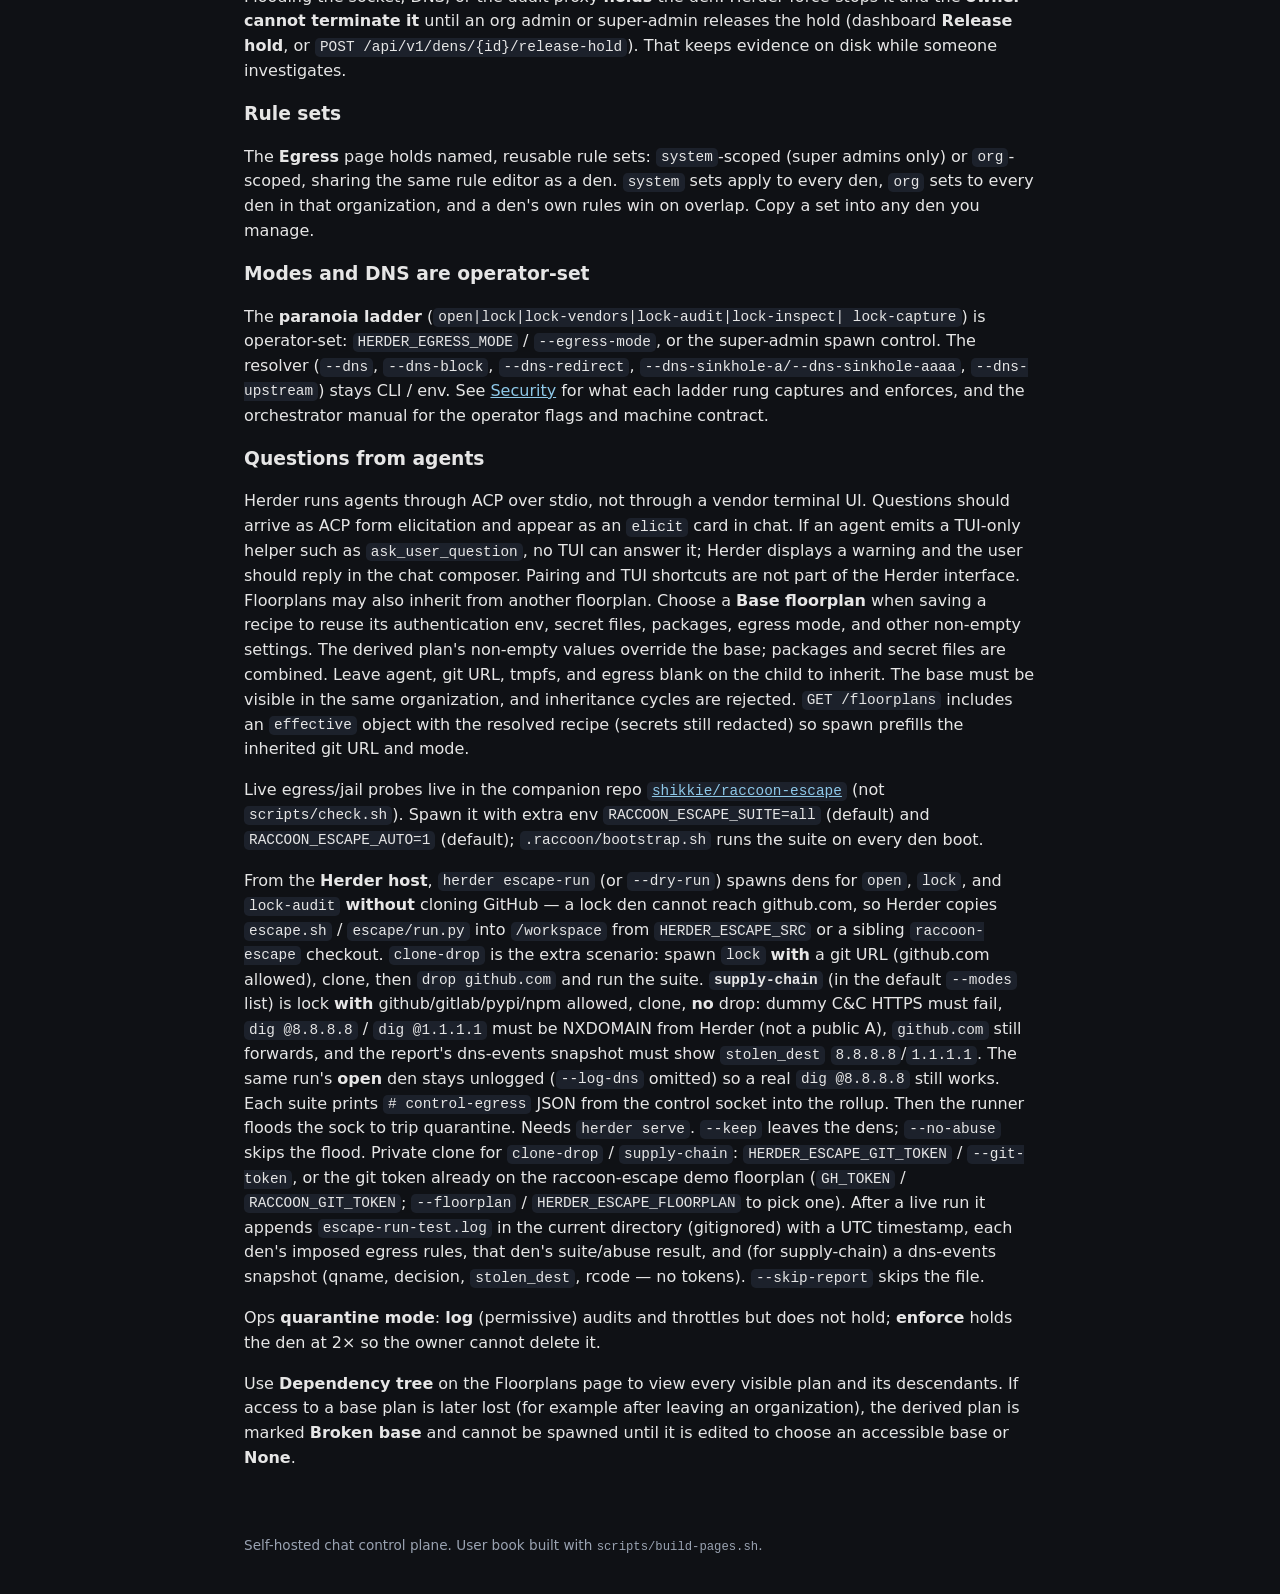
<file: herder.html>
<!DOCTYPE html>
<html lang="en">
  <head>
    <meta charset="utf-8">
    <meta name="viewport" content="width=device-width, initial-scale=1">
    <title>Herder — Raccoon Herder</title>
    <meta name="description" content="Self-hosted chat control plane for coding agents — not a terminal in a browser. More agents are coming.">
    <meta name="theme-color" content="#0f1115">
    <link rel="canonical" href="https://shikkie.github.io/raccoon-herder-docs/herder.html">
    <link rel="icon" href="images/mascot.jpg">
    <link rel="apple-touch-icon" href="images/mascot.jpg">
    <meta property="og:type" content="website">
    <meta property="og:site_name" content="Raccoon Herder">
    <meta property="og:title" content="Herder">
    <meta property="og:description" content="Self-hosted chat control plane for coding agents — not a terminal in a browser. More agents are coming.">
    <meta property="og:url" content="https://shikkie.github.io/raccoon-herder-docs/herder.html">
    <meta property="og:image" content="https://shikkie.github.io/raccoon-herder-docs/images/og-share.png">
    <meta property="og:image:alt" content="Cute raccoon mascot and the words Raccoon Herder">
    <meta property="og:image:width" content="1280">
    <meta property="og:image:height" content="640">
    <meta name="twitter:card" content="summary_large_image">
    <meta name="twitter:title" content="Herder">
    <meta name="twitter:description" content="Self-hosted chat control plane for coding agents — not a terminal in a browser. More agents are coming.">
    <meta name="twitter:image" content="https://shikkie.github.io/raccoon-herder-docs/images/og-share.png">
    <link rel="stylesheet" href="css/site.css">
  </head>
  <body>
    <header class="site-header">
      <a class="brand" href="index.html">Raccoon Herder</a>
      <nav>
        <a href="index.html">Home</a>
        <a href="guide.html">Guide</a>
        <a href="architecture.html">Architecture</a>
        <a href="sessions.html">Sessions</a>
        <a href="chat.html">Chat</a>
        <a href="pwa.html">PWA</a>
        <a href="herder.html" class="active">Herder</a>
        <a href="security.html">Security</a>
      </nav>
    </header>
    <main class="prose">
<h1 id="herder">Herder</h1>
<p>The Herder is a <strong>separate</strong> process that <strong>spawns dens</strong>. A den is one
raccoon-herder cell (image + workspace + agents). This is not the den
daemon. Do not put compose/k8s clients in <code>daemon/</code>. Do not mount
<code>docker.sock</code> into a den.</p>
<pre><code class="language-text">herder den create   →  mint token (+ optional LiteLLM key), spawn den
                    →  wait GET /api/health and /api/ready
                    →  print open_url (?token=) once
herder den open     →  same URL again from the store (no second LiteLLM key)
herder den stop     →  git probe; refuse if dirty/unpushed; else stop; volumes kept
herder den rm       →  same git check; remove workload; volumes kept unless --wipe
herder den logs
herder den list
herder onboard      →  first super-admin (local CLI, no public signup)
herder demo-seed    →  demo orgs, quotas, and every dashboard role
</code></pre>
<p><code>--runtime host|kube|swarm</code>. Public install is not available yet; this page is
the product shape, not a setup recipe.</p>
<p>State lives in <code>HERDER_STATE_DIR</code> (default
<code>~/.local/state/raccoon-herder/herder</code>), mode 0600. Optional LiteLLM:
<code>HERDER_LITELLM_URL</code> + <code>HERDER_LITELLM_MASTER_KEY</code>. Skip minting when the
URL is unset.</p>
<h2 id="dashboard-roles">Dashboard roles</h2>
<p>The den has no user table. The <strong>Herder dashboard</strong> does: cookie login, orgs,
quotas, and three roles.</p>
<table>
<thead>
<tr>
<th>Role</th>
<th>Sees</th>
<th>Typical job</th>
</tr>
</thead>
<tbody>
<tr>
<td><code>super_admin</code></td>
<td>Every org</td>
<td>Invite people, set org ceilings, spawn anywhere</td>
</tr>
<tr>
<td><code>org_admin</code></td>
<td>One org</td>
<td>Invite members, force-terminate, take over dens</td>
</tr>
<tr>
<td><code>user</code></td>
<td>Own dens in that org</td>
<td>Spawn / stop / open within quota</td>
</tr>
</tbody>
</table>
<p>Org <strong>ceilings</strong> cap the whole org (dens, CPU, memory, disk). A member can
also have a tighter <strong>user quota</strong>. Launch flags (<code>allow_shell</code>, pair,
generic) are per org; a den only gets them if both the org and the spawn
form allow it.</p>
<p>Force-skip of the git probe (stop / terminate / rebuild) is an admin action.
On the phone UI it lives <strong>inside</strong> those modals, not on the dens list.</p>
<h2 id="operations-quarantine">Operations (quarantine)</h2>
<p><strong>Ops</strong> in the dashboard is host-wide for super admins and org-wide for org
admins. It sets the thresholds that <strong>quarantine</strong> a den (force-stop + hold
so the owner cannot terminate it):</p>
<ul>
<li>control-socket requests per second</li>
<li>self-restarts / 10 minutes</li>
<li>egress drops / 10 minutes</li>
<li>DNS burst (suppressed queries)</li>
<li>audit-proxy accepts per second</li>
</ul>
<p>Crossing <strong>2×</strong> a threshold holds the den. Org values override host; blank
org fields inherit. Env vars (<code>HERDER_CONTROL_RPS</code>, …) seed the host
defaults until someone saves Ops. The control socket picks up changes
immediately; a DNS/proxy sidecar keeps the env it was started with until
the den is rebuilt.</p>
<h2 id="floorplans">Floorplans</h2>
<p>A floorplan is a spawn recipe: agent, git, first prompt, CPUs / memory / disk
/ tmpfs size, <code>/rh-shell</code> / <code>/rh-sh</code>, skip-bootstrap, and <strong>env vars</strong> (helpers plus
free-form keys). Secret values stay in Mongo; GET never returns them.
<strong>Edit</strong> a saved plan on the Floorplans page; leave a secret field blank to
keep the stored token.</p>
<p>Tmpfs size sets the memory-backed <code>/tmp</code> and <code>$HOME</code> a den boots with
(default <code>256m</code>, matching <code>herder den create --tmpfs-size</code>). Raise it per
floorplan for dens whose bootstrap downloads large packages (ML wheels,
model weights, …) — pip and friends stage large downloads under <code>TMPDIR</code>
before moving them into place, and a full tmpfs surfaces as a truncated
"connection interrupted" download rather than an obvious disk-space error.
Leave it unset to use the default.</p>
<p>Tmpfs backend picks what that scratch space is actually made of: <code>ram</code>
(default, a real <code>tmpfs</code> — fast, but it eats into the host's memory and
disappears the moment the den is removed) or <code>disk</code> (a bind-mounted
directory under the Herder state dir, backed by the host's real disk).
Use <code>disk</code> when a bootstrap's downloads are too large to comfortably fit
in RAM even after raising tmpfs size, and the host has fast local storage
(NVMe) to spare — <code>herder den create --tmpfs-backend disk</code> on the CLI, or
the matching floorplan/spawn field. Disk-backed scratch dirs are cleaned
up automatically when the den is removed, same as tmpfs. <strong>Not supported
in Swarm mode</strong>: a Swarm service can be rescheduled to any node, and a
bind mount tied to one node's disk would silently break or lose data on
reschedule, so Swarm rejects <code>tmpfs_backend: disk</code> outright.</p>
<p><strong>Save as floorplan</strong> on Spawn writes the same fields from the modal (env
included). Empty secret boxes are omitted so they do not wipe tokens.</p>
<h2 id="secret-files">Secret files</h2>
<p>The <strong>Secrets</strong> page stores <code>.env</code> (and similar) as <strong>client-encrypted</strong>
envelopes. You type a passphrase in the dashboard; Web Crypto seals the file
in the browser; Herder stores ciphertext only. Inject at spawn/rebuild, or
edit in place, still decrypts in the tab — a wrong passphrase fails the
AES-GCM tag locally. See <a href="security.html#secret-files-herder-never-sees-the-contents">Security</a>
for the sequence. Den home is tmpfs: inject again on rebuild or the dest is
gone.</p>
<h2 id="den-rebuild">Den rebuild</h2>
<p>Each spawn stores a recipe (env, agent, LLM, flags). <strong>Rebuild</strong> on a den:
same git dirty check as terminate (or Force + reason in the modal), stop the
container <strong>keeping volumes</strong>, then spawn again with the <strong>same name, id, and
env</strong> on the current flavor image. Use this after a base-image rebuild.</p>
<p>The public hostname (<code>{name}.den.{domain}</code>) stays the same. A leftover PWA
tab on that name keeps polling with a dead session cookie, fills the den's
login rate limit, and the next <strong>Open</strong> can show <strong>rate limited</strong> even with a
fresh <code>?token=</code>. Close those old tabs, wait about a minute, then Open once.
The same thing happens if you spawn a new den that reuses a name you already
had open.</p>
<p>Dens created before recipes existed cannot rebuild — terminate and spawn once
from a floorplan.</p>
<h2 id="den-images-super_admin">Den images (<code>super_admin</code>)</h2>
<p>The <strong>Images</strong> nav lists flavored tags (<code>raccoon-herder:local-grok</code> / <code>-claude</code>
/ <code>-copilot</code> / <code>-opencode</code> / …), whether they are present, last built time, and
size. Rebuild runs <code>scripts/build-den-images.sh</code> on the Herder host. Then Rebuild each den
to pick up the new tag.</p>
<h2 id="demo-roster">Demo roster</h2>
<p>Local testing only — not production. Idempotent. Shared password
<code>demo-passphrase-9</code> (or <code>--password</code> / <code>HERDER_DEMO_PASSWORD</code>).</p>
<pre><code class="language-bash">scripts/demo-onboard.sh
# same as:
.venv/bin/herder demo-seed
</code></pre>
<p>Needs Mongo (<code>HERDER_MONGODB_URI</code>, default <code>mongodb://127.0.0.1:27017/herder</code>).
Then <code>herder serve</code> and sign in at the dashboard.</p>
<table>
<thead>
<tr>
<th>Username</th>
<th>Role</th>
<th>Org</th>
<th>What to try</th>
</tr>
</thead>
<tbody>
<tr>
<td><code>alice</code></td>
<td>super_admin</td>
<td>—</td>
<td>All orgs, ceilings, invites</td>
</tr>
<tr>
<td><code>pat</code></td>
<td>org_admin</td>
<td>Acme</td>
<td>Org admin; shell / pair / generic <strong>on</strong></td>
</tr>
<tr>
<td><code>kim</code></td>
<td>user</td>
<td>Acme</td>
<td>Member; 4 dens / 8 cpu</td>
</tr>
<tr>
<td><code>lee</code></td>
<td>user</td>
<td>Acme</td>
<td>Member; <strong>1 den</strong> quota (hits the ceiling)</td>
</tr>
<tr>
<td><code>riley</code></td>
<td>org_admin</td>
<td>Bandit Lab</td>
<td>Cannot see Acme; launch flags <strong>off</strong></td>
</tr>
<tr>
<td><code>sam</code></td>
<td>user</td>
<td>Bandit Lab</td>
<td>Member; inherits org ceilings</td>
</tr>
</tbody>
</table>
<p>Acme is sized like a lab org (10 dens, 16 CPU, 32g, 200g) with launch flags
on. Bandit Lab is tighter (3 dens, 4 CPU) with flags off so you can see a
spawn refused. Re-run the command to reset passwords and quotas; it will not
create duplicate users.</p>
<p>This is <strong>not</strong> <code>herder den create --demo</code>. That flag clones raccoon-todo
into <strong>one den</strong>. <code>demo-seed</code> only fills the Herder login/org tables.</p>
<h2 id="resources-users-metadata">Resources, users, metadata</h2>
<table>
<thead>
<tr>
<th>Knob</th>
<th>Meaning</th>
</tr>
</thead>
<tbody>
<tr>
<td><code>--cpus</code> <code>--memory</code> <code>--pids-limit</code> <code>--workspace-size</code></td>
<td>Per-den caps. Disk on Docker is quota accounting (named volumes); kube uses PVCs.</td>
</tr>
<tr>
<td><code>--user UID[:GID][:NAME]</code></td>
<td>Den/agent user (default 10001 <code>raccoon</code>)</td>
</tr>
<tr>
<td><code>--herder-user</code></td>
<td>Daemon/web user (default 10000 <code>herder</code>)</td>
</tr>
<tr>
<td><code>--packages</code></td>
<td>OS packages at init via <code>den-pkg</code>; that den is not read-only</td>
</tr>
</tbody>
</table>
<p>Dashboard <strong>OS packages</strong> on spawn and floorplans is the same knob (<code>gh</code>, <code>ripgrep</code>, <code>ffmpeg</code>, <code>jq</code>, …). It is not extra env: Herder stamps <code>RACCOON_OS_PACKAGES</code> plus the apt-compatible legacy <code>RACCOON_APT_PACKAGES</code>, and the den runs <code>den-pkg</code> as root before clone bootstrap. Package names are tokens only (<code>[a-z0-9.+-]+</code>); the Ubuntu 24.04 archive must ship them (GitHub CLI is <code>gh</code> when that package is mirrored). <code>--package-proxy URL</code> stamps a validated http(s) proxy/cache for apt today and dnf/apk future bases; by default Herder uses <code>HERDER_PACKAGE_PROXY</code> / <code>RACCOON_PACKAGE_PROXY</code> or a host apt proxy from <code>/etc/apt/apt.conf.d</code> when packages are requested.
| <code>--mcp-file</code> | Stamps ACP <code>mcpServers</code> |
| metadata.json | Cloud-init analog at <code>/run/herder/metadata.json</code> |</p>
<p>The den user cannot read <code>/opt/raccoon-herder</code> on Herder-spawned dens.
<code>--host-volume</code> / <code>--insecure-bind</code> are operator-only.</p>
<h2 id="git-probe-before-rm">Git probe before rm</h2>
<p><code>den stop</code> / <code>den rm</code> / dashboard <strong>Rebuild</strong> <strong>GET</strong> <code>{origin}/api/workspace/git</code>.
The Herder never <code>docker exec git</code>.</p>
<table>
<thead>
<tr>
<th>Workspace</th>
<th>Result</th>
</tr>
</thead>
<tbody>
<tr>
<td>Not git, or clean and fully pushed</td>
<td>Teardown proceeds</td>
</tr>
<tr>
<td>Uncommitted and/or unpushed (including no upstream)</td>
<td><strong>Refuse</strong>, exit 1</td>
</tr>
<tr>
<td>Den down, <code>/ready</code> failed, timeout, missing token</td>
<td><strong>Refuse</strong> unless <code>--force</code></td>
</tr>
</tbody>
</table>
<p>Volumes: <code>stop</code> and <code>rm</code> <strong>keep</strong> named volumes; <code>rm --wipe</code> deletes them.
Bind mounts are never wiped.</p>
<h2 id="egress">Egress</h2>
<p>Dens get isolated networks, and <code>lock*</code> modes are <strong>fail-closed</strong>: traffic the
policy does not allow is dropped, not logged-and-forwarded. Most of the
policy is per-den rules and rule sets you manage from the dashboard; the
<strong>mode</strong> and resolver are operator knobs.</p>
<h3 id="egress-rules-on-a-den">Egress rules on a den</h3>
<p>The <strong>Egress rules</strong> section of a den's edit modal is the per-den outbound
ACL — rows of <code>Allow</code> / <code>Deny</code> (network filter on <code>tcp</code> / <code>udp</code> / <code>any</code> with
ports) plus <code>Block (DNS)</code> / <code>Redirect (DNS)</code> host rules:</p>
<table>
<thead>
<tr>
<th>Action</th>
<th>Effect</th>
</tr>
</thead>
<tbody>
<tr>
<td><strong>Allow</strong></td>
<td>Add a destination to the den's allowlist — hostname or CIDR, optional ports</td>
</tr>
<tr>
<td><strong>Deny</strong></td>
<td>Drop matching egress. <strong>Host / Swarm only</strong> — Kubernetes NetworkPolicy cannot express an explicit deny, so on k8s you get default-deny + an allowlist instead</td>
</tr>
<tr>
<td><strong>Block (DNS)</strong></td>
<td>The den's own DNS answers <code>NXDOMAIN</code> for that name (or a sinkhole A address when one is set)</td>
</tr>
<tr>
<td><strong>Redirect (DNS)</strong></td>
<td>DNS answers <code>NAME</code> → <code>IP</code> (e.g. <code>pinned.test:10.0.0.7</code>)</td>
</tr>
</tbody>
</table>
<p>Rules save to <code>/api/v1/dens/{id}/egress</code>. The effective ACL for a den is the
union in order: system rule sets, org rule sets, then the den's own rules.
Host iptables is re-applied on save / start for Docker, Podman, and Swarm.</p>
<p>DNS/proxy sidecar flags still need a <strong>rebuild</strong> (the sidecar is not SIGHUP'd
yet). Dashboard dens inherit <code>HERDER_EGRESS_MODE</code> (default <code>lock</code>); only a
super admin can pick a mode at spawn. Floorplans store <code>egress_mode</code> and
pass it on spawn (including child floorplans that leave the field blank).
Saving a den as a floorplan copies the den's recipe — git token, extra env,
and egress mode included — via <code>from_den_id</code>.</p>
<h3 id="host-dns-listener-herder-serve-8853">Host DNS listener (<code>herder serve</code> <code>:8853</code>)</h3>
<p><code>herder serve</code> binds <strong>UDP and TCP 8853</strong> (<code>HERDER_DNS_LISTEN=0</code> skips it).
It never binds host <code>:53</code>. For each lock-family den (and for <code>open</code> with
<code>log_dns</code> / org <code>log_open_dns</code>), Herder installs NAT only on that den's
bridge: <code>:53</code> → <code>:8853</code>. Attribution is in-interface + source IP.</p>
<p>On <strong>host Docker and Podman</strong> the lock-audit sidecar is <strong>HTTP only</strong>. It
does not bind DNS (<code>--http</code> on the proxy port; no <code>--dns 0.0.0.0:53</code>).
CONNECT lines drain from a bind-mount into Mongo (<code>den_proxy_events</code>).
Kubernetes proxy pods still run sidecar DNS on <code>:53</code> (no host REDIRECT).</p>
<p>Den detail <strong>DNS</strong> / <strong>Proxy</strong> accordions are the per-den log. <strong>Network</strong>
is the org hunt (org admin and super-admin). See <a href="security.html">Security</a>.</p>
<h3 id="den-control-socket-drop-restart">Den control socket (drop + restart)</h3>
<p>The den cannot reach the Herder dashboard API (loopback). Herder bind-mounts a
<strong>Unix socket</strong> at <code>/run/herder/control/control.sock</code>. One JSON object per
connection (read until EOF; pretty-print is fine), no auth (the socket is
only in this den). Full shapes live in the repo as
<code>docs-no-gh-pages/DEN-CONTROL.md</code>.</p>
<table>
<thead>
<tr>
<th>Command</th>
<th>Meaning</th>
</tr>
</thead>
<tbody>
<tr>
<td><code>{"op":"egress"}</code></td>
<td>Imposed mode, allow hosts/CIDRs, DNS, drops, <code>can_restart</code></td>
</tr>
<tr>
<td><code>{"op":"drop","targets":["github.com"]}</code> or <code>"all":true</code></td>
<td><strong>Shrink only</strong></td>
</tr>
<tr>
<td><code>{"op":"restart"}</code></td>
<td>Ask Herder to force-restart this den</td>
</tr>
</tbody>
</table>
<p>CLI (same calls): <code>herder-den egress</code>, <code>herder-den drop github.com</code>,
<code>herder-den drop --all</code>, <code>herder-den restart</code>.</p>
<p><strong>Restart</strong> is off unless the org feature <strong>allow_restart</strong> and the den's spawn
checkbox are both on (same grant as <code>/rh-shell</code>). Then <code>can_restart</code> is true.
<code>{"op":"restart"}</code> is a <strong>forced</strong> restart (dirty git does not block). The
connection often dies before a reply is read because the den is stopping.
Host, Swarm, and Kubernetes all honor restart (stop then start). A drop
re-applies iptables on host/Swarm and the den <strong>NetworkPolicy</strong> on kube.
The control socket is a bind-mount on host/Swarm and a same-node
<code>hostPath</code> on kube (testable on single-node k3s).</p>
<p>Drop applies live to new connections. Established sockets stay until restart.</p>
<p>Flooding the socket, DNS, or the audit proxy <strong>holds</strong> the den: Herder
force-stops it and the <strong>owner cannot terminate it</strong> until an org admin or
super-admin releases the hold (dashboard <strong>Release hold</strong>, or
<code>POST /api/v1/dens/{id}/release-hold</code>). That keeps evidence on disk while
someone investigates.</p>
<h3 id="rule-sets">Rule sets</h3>
<p>The <strong>Egress</strong> page holds named, reusable rule sets: <code>system</code>-scoped (super
admins only) or <code>org</code>-scoped, sharing the same rule editor as a den. <code>system</code>
sets apply to every den, <code>org</code> sets to every den in that organization, and a
den's own rules win on overlap. Copy a set into any den you manage.</p>
<h3 id="modes-and-dns-are-operator-set">Modes and DNS are operator-set</h3>
<p>The <strong>paranoia ladder</strong> (<code>open|lock|lock-vendors|lock-audit|lock-inspect|
lock-capture</code>) is operator-set: <code>HERDER_EGRESS_MODE</code> / <code>--egress-mode</code>, or the
super-admin spawn control. The resolver (<code>--dns</code>, <code>--dns-block</code>,
<code>--dns-redirect</code>, <code>--dns-sinkhole-a/--dns-sinkhole-aaaa</code>, <code>--dns-upstream</code>)
stays CLI / env. See <a href="security.html">Security</a> for what each ladder rung
captures and enforces, and the orchestrator manual for the operator flags and
machine contract.</p>
<h3 id="questions-from-agents">Questions from agents</h3>
<p>Herder runs agents through ACP over stdio, not through a vendor terminal UI.
Questions should arrive as ACP form elicitation and appear as an <code>elicit</code> card
in chat. If an agent emits a TUI-only helper such as <code>ask_user_question</code>, no
TUI can answer it; Herder displays a warning and the user should reply in the
chat composer. Pairing and TUI shortcuts are not part of the Herder interface.
Floorplans may also inherit from another floorplan. Choose a <strong>Base floorplan</strong>
when saving a recipe to reuse its authentication env, secret files, packages,
egress mode, and other non-empty settings. The derived plan's non-empty values
override the base; packages and secret files are combined. Leave agent, git
URL, tmpfs, and egress blank on the child to inherit. The base must be visible
in the same organization, and inheritance cycles are rejected. <code>GET /floorplans</code>
includes an <code>effective</code> object with the resolved recipe (secrets still
redacted) so spawn prefills the inherited git URL and mode.</p>
<p>Live egress/jail probes live in the companion repo
<a href="https://github.com/shikkie/raccoon-escape"><code>shikkie/raccoon-escape</code></a>
(not <code>scripts/check.sh</code>). Spawn it with extra env
<code>RACCOON_ESCAPE_SUITE=all</code> (default) and <code>RACCOON_ESCAPE_AUTO=1</code> (default);
<code>.raccoon/bootstrap.sh</code> runs the suite on every den boot.</p>
<p>From the <strong>Herder host</strong>, <code>herder escape-run</code> (or <code>--dry-run</code>) spawns dens for
<code>open</code>, <code>lock</code>, and <code>lock-audit</code> <strong>without</strong> cloning GitHub — a lock den cannot
reach github.com, so Herder copies <code>escape.sh</code> / <code>escape/run.py</code> into
<code>/workspace</code> from <code>HERDER_ESCAPE_SRC</code> or a sibling <code>raccoon-escape</code> checkout.
<code>clone-drop</code> is the extra scenario: spawn <code>lock</code> <strong>with</strong> a git URL (github.com
allowed), clone, then <code>drop github.com</code> and run the suite. <strong><code>supply-chain</code></strong>
(in the default <code>--modes</code> list) is lock <strong>with</strong> github/gitlab/pypi/npm
allowed, clone, <strong>no</strong> drop: dummy C&amp;C HTTPS must fail, <code>dig @8.8.8.8</code> /
<code>dig @1.1.1.1</code> must be NXDOMAIN from Herder (not a public A), <code>github.com</code>
still forwards, and the report's dns-events snapshot must show
<code>stolen_dest</code> <code>8.8.8.8</code>/<code>1.1.1.1</code>. The same run's <strong>open</strong> den stays
unlogged (<code>--log-dns</code> omitted) so a real <code>dig @8.8.8.8</code> still works.
Each suite prints <code># control-egress</code> JSON from the control socket into the
rollup. Then the runner floods the sock to trip quarantine. Needs
<code>herder serve</code>. <code>--keep</code> leaves the dens; <code>--no-abuse</code> skips the flood.
Private clone for <code>clone-drop</code> / <code>supply-chain</code>: <code>HERDER_ESCAPE_GIT_TOKEN</code> /
<code>--git-token</code>, or the git token already on the raccoon-escape demo
floorplan (<code>GH_TOKEN</code> / <code>RACCOON_GIT_TOKEN</code>; <code>--floorplan</code> /
<code>HERDER_ESCAPE_FLOORPLAN</code> to pick one). After a live run it appends
<code>escape-run-test.log</code> in the current directory (gitignored) with a UTC
timestamp, each den's imposed egress rules, that den's suite/abuse
result, and (for supply-chain) a dns-events snapshot (qname, decision,
<code>stolen_dest</code>, rcode — no tokens). <code>--skip-report</code> skips the file.</p>
<p>Ops <strong>quarantine mode</strong>: <strong>log</strong> (permissive) audits and throttles but does
not hold; <strong>enforce</strong> holds the den at 2× so the owner cannot delete it.</p>
<p>Use <strong>Dependency tree</strong> on the Floorplans page to view every visible plan and
its descendants. If access to a base plan is later lost (for example after
leaving an organization), the derived plan is marked <strong>Broken base</strong> and
cannot be spawned until it is edited to choose an accessible base or <strong>None</strong>.</p>
    </main>
    <footer class="site-footer">
      Self-hosted chat control plane. User book built with
      <code>scripts/build-pages.sh</code>.
    </footer>
    <script src="vendor/mermaid.min.js"></script>
    <script>
      mermaid.initialize({ startOnLoad: true, theme: "dark" });
    </script>
  </body>
</html>
</file>
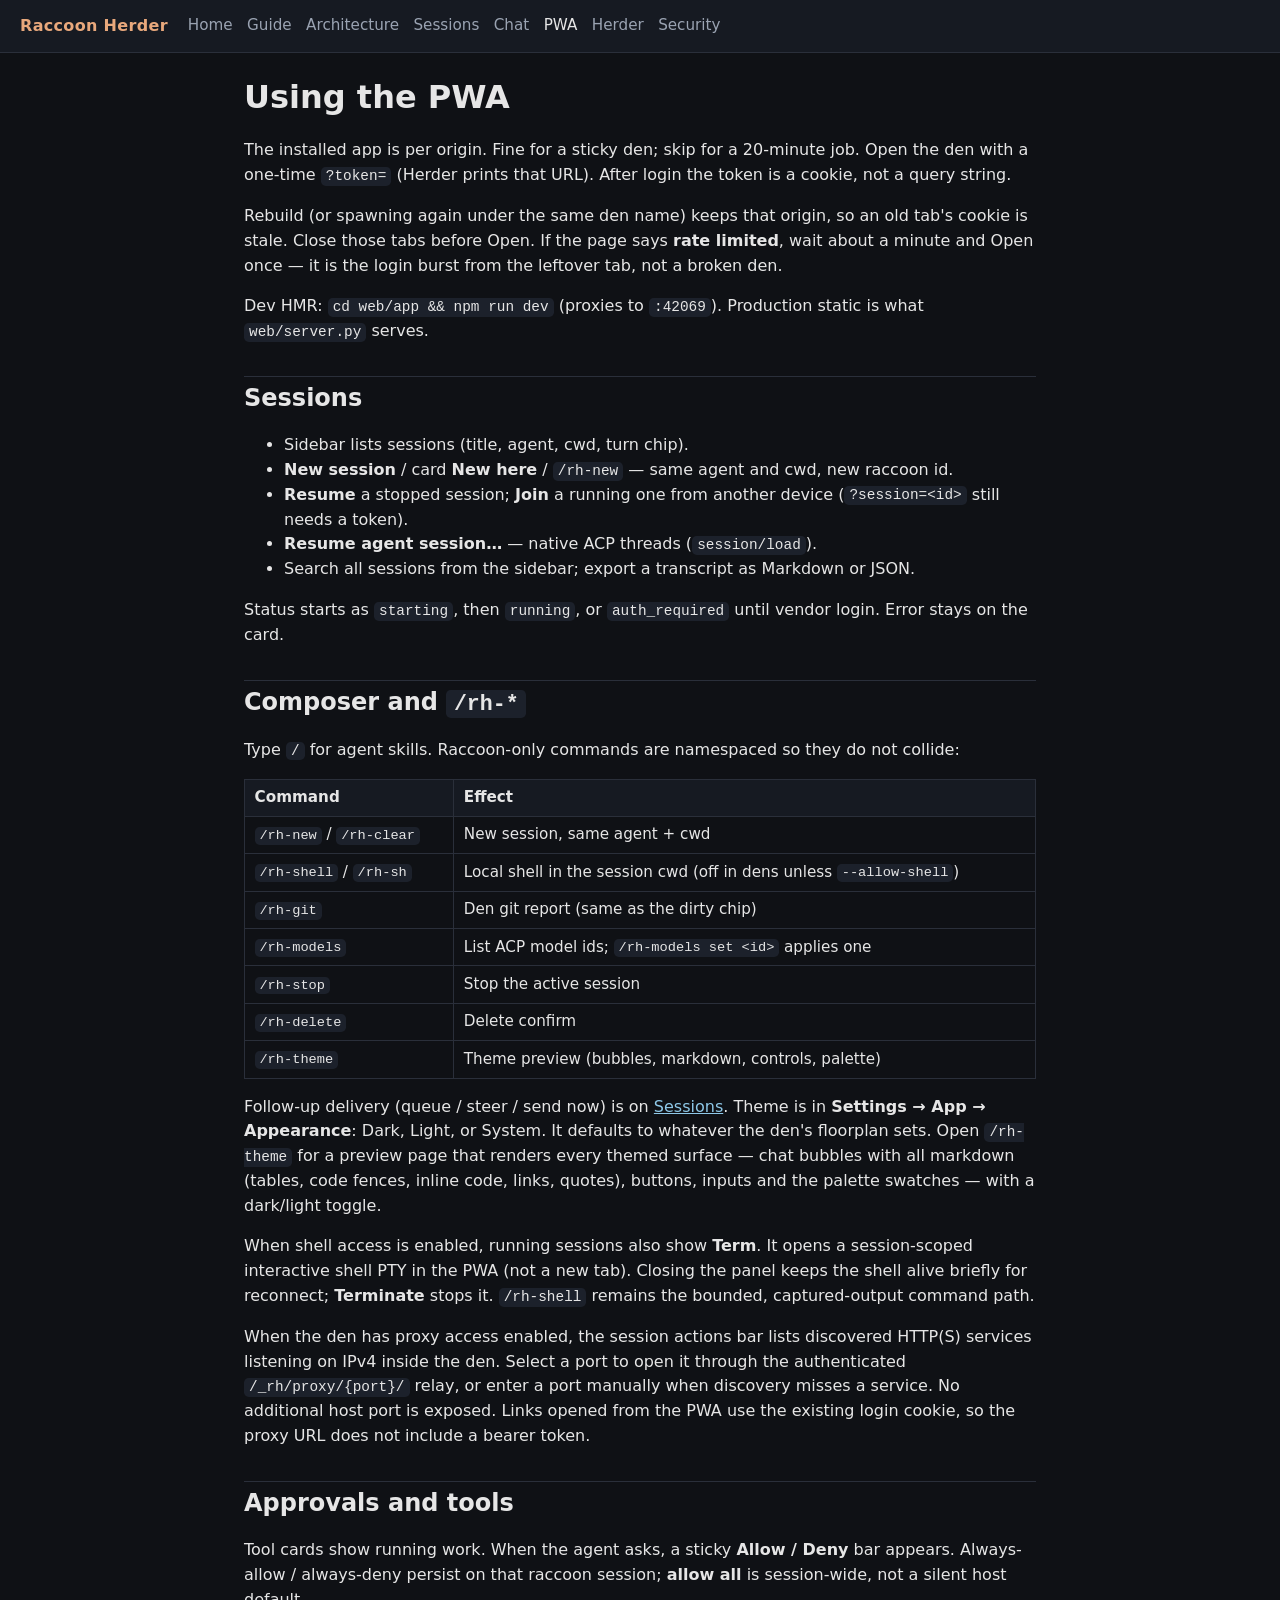
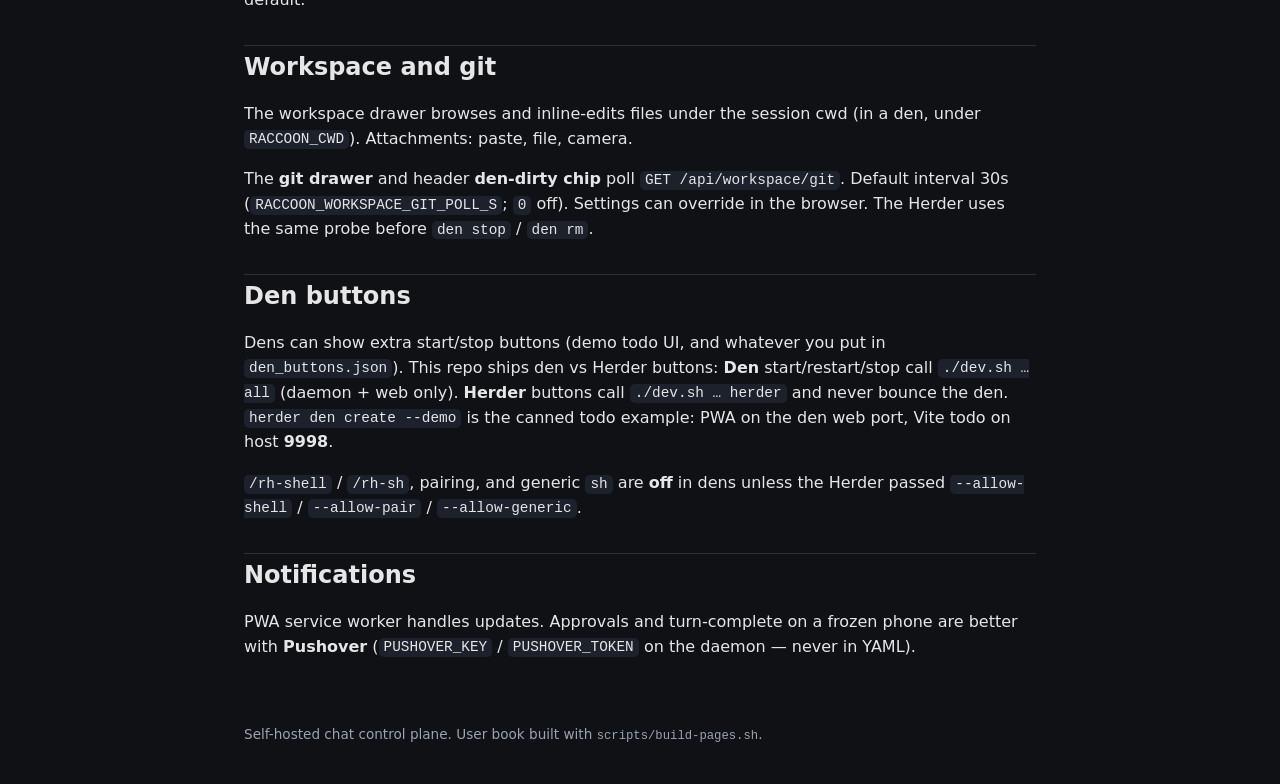
<file: pwa.html>
<!DOCTYPE html>
<html lang="en">
  <head>
    <meta charset="utf-8">
    <meta name="viewport" content="width=device-width, initial-scale=1">
    <title>Using the PWA — Raccoon Herder</title>
    <meta name="description" content="Self-hosted chat control plane for coding agents — not a terminal in a browser. More agents are coming.">
    <meta name="theme-color" content="#0f1115">
    <link rel="canonical" href="https://shikkie.github.io/raccoon-herder-docs/pwa.html">
    <link rel="icon" href="images/mascot.jpg">
    <link rel="apple-touch-icon" href="images/mascot.jpg">
    <meta property="og:type" content="website">
    <meta property="og:site_name" content="Raccoon Herder">
    <meta property="og:title" content="Using the PWA">
    <meta property="og:description" content="Self-hosted chat control plane for coding agents — not a terminal in a browser. More agents are coming.">
    <meta property="og:url" content="https://shikkie.github.io/raccoon-herder-docs/pwa.html">
    <meta property="og:image" content="https://shikkie.github.io/raccoon-herder-docs/images/og-share.png">
    <meta property="og:image:alt" content="Cute raccoon mascot and the words Raccoon Herder">
    <meta property="og:image:width" content="1280">
    <meta property="og:image:height" content="640">
    <meta name="twitter:card" content="summary_large_image">
    <meta name="twitter:title" content="Using the PWA">
    <meta name="twitter:description" content="Self-hosted chat control plane for coding agents — not a terminal in a browser. More agents are coming.">
    <meta name="twitter:image" content="https://shikkie.github.io/raccoon-herder-docs/images/og-share.png">
    <link rel="stylesheet" href="css/site.css">
  </head>
  <body>
    <header class="site-header">
      <a class="brand" href="index.html">Raccoon Herder</a>
      <nav>
        <a href="index.html">Home</a>
        <a href="guide.html">Guide</a>
        <a href="architecture.html">Architecture</a>
        <a href="sessions.html">Sessions</a>
        <a href="chat.html">Chat</a>
        <a href="pwa.html" class="active">PWA</a>
        <a href="herder.html">Herder</a>
        <a href="security.html">Security</a>
      </nav>
    </header>
    <main class="prose">
<h1 id="using-the-pwa">Using the PWA</h1>
<p>The installed app is per origin. Fine for a sticky den; skip for a
20-minute job. Open the den with a one-time <code>?token=</code> (Herder prints that
URL). After login the token is a cookie, not a query string.</p>
<p>Rebuild (or spawning again under the same den name) keeps that origin, so
an old tab's cookie is stale. Close those tabs before Open. If the page
says <strong>rate limited</strong>, wait about a minute and Open once — it is the login
burst from the leftover tab, not a broken den.</p>
<p>Dev HMR: <code>cd web/app &amp;&amp; npm run dev</code> (proxies to <code>:42069</code>). Production
static is what <code>web/server.py</code> serves.</p>
<h2 id="sessions">Sessions</h2>
<ul>
<li>Sidebar lists sessions (title, agent, cwd, turn chip).</li>
<li><strong>New session</strong> / card <strong>New here</strong> / <code>/rh-new</code> — same agent and cwd,
  new raccoon id.</li>
<li><strong>Resume</strong> a stopped session; <strong>Join</strong> a running one from another device
  (<code>?session=&lt;id&gt;</code> still needs a token).</li>
<li><strong>Resume agent session…</strong> — native ACP threads (<code>session/load</code>).</li>
<li>Search all sessions from the sidebar; export a transcript as Markdown or JSON.</li>
</ul>
<p>Status starts as <code>starting</code>, then <code>running</code>, or <code>auth_required</code> until vendor
login. Error stays on the card.</p>
<h2 id="composer-and-rh-">Composer and <code>/rh-*</code></h2>
<p>Type <code>/</code> for agent skills. Raccoon-only commands are namespaced so they do
not collide:</p>
<table>
<thead>
<tr>
<th>Command</th>
<th>Effect</th>
</tr>
</thead>
<tbody>
<tr>
<td><code>/rh-new</code> / <code>/rh-clear</code></td>
<td>New session, same agent + cwd</td>
</tr>
<tr>
<td><code>/rh-shell</code> / <code>/rh-sh</code></td>
<td>Local shell in the session cwd (off in dens unless <code>--allow-shell</code>)</td>
</tr>
<tr>
<td><code>/rh-git</code></td>
<td>Den git report (same as the dirty chip)</td>
</tr>
<tr>
<td><code>/rh-models</code></td>
<td>List ACP model ids; <code>/rh-models set &lt;id&gt;</code> applies one</td>
</tr>
<tr>
<td><code>/rh-stop</code></td>
<td>Stop the active session</td>
</tr>
<tr>
<td><code>/rh-delete</code></td>
<td>Delete confirm</td>
</tr>
<tr>
<td><code>/rh-theme</code></td>
<td>Theme preview (bubbles, markdown, controls, palette)</td>
</tr>
</tbody>
</table>
<p>Follow-up delivery (queue / steer / send now) is on <a href="sessions.html">Sessions</a>.
Theme is in <strong>Settings → App → Appearance</strong>: Dark, Light, or System.
It defaults to whatever the den's floorplan sets.
Open <code>/rh-theme</code> for a preview page that renders every themed surface — chat
bubbles with all markdown (tables, code fences, inline code, links, quotes),
buttons, inputs and the palette swatches — with a dark/light toggle.</p>
<p>When shell access is enabled, running sessions also show <strong>Term</strong>. It opens a
session-scoped interactive shell PTY in the PWA (not a new tab). Closing the
panel keeps the shell alive briefly for reconnect; <strong>Terminate</strong> stops it.
<code>/rh-shell</code> remains the bounded, captured-output command path.</p>
<p>When the den has proxy access enabled, the session actions bar lists discovered
HTTP(S) services listening on IPv4 inside the den. Select a port to open it
through the authenticated <code>/_rh/proxy/{port}/</code> relay, or enter a port
manually when discovery misses a service. No additional host port is exposed.
Links opened from the PWA use the existing login cookie, so the proxy URL does
not include a bearer token.</p>
<h2 id="approvals-and-tools">Approvals and tools</h2>
<p>Tool cards show running work. When the agent asks, a sticky <strong>Allow / Deny</strong>
bar appears. Always-allow / always-deny persist on that raccoon session;
<strong>allow all</strong> is session-wide, not a silent host default.</p>
<h2 id="workspace-and-git">Workspace and git</h2>
<p>The workspace drawer browses and inline-edits files under the session cwd
(in a den, under <code>RACCOON_CWD</code>). Attachments: paste, file, camera.</p>
<p>The <strong>git drawer</strong> and header <strong>den-dirty chip</strong> poll
<code>GET /api/workspace/git</code>. Default interval 30s
(<code>RACCOON_WORKSPACE_GIT_POLL_S</code>; <code>0</code> off). Settings can override in the
browser. The Herder uses the same probe before <code>den stop</code> / <code>den rm</code>.</p>
<h2 id="den-buttons">Den buttons</h2>
<p>Dens can show extra start/stop buttons (demo todo UI, and whatever you put
in <code>den_buttons.json</code>). This repo ships den vs Herder buttons: <strong>Den</strong>
start/restart/stop call <code>./dev.sh … all</code> (daemon + web only). <strong>Herder</strong>
buttons call <code>./dev.sh … herder</code> and never bounce the den. <code>herder den create
--demo</code> is the canned todo example: PWA on the den web port, Vite todo on
host <strong>9998</strong>.</p>
<p><code>/rh-shell</code> / <code>/rh-sh</code>, pairing, and generic <code>sh</code> are <strong>off</strong> in dens unless the Herder
passed <code>--allow-shell</code> / <code>--allow-pair</code> / <code>--allow-generic</code>.</p>
<h2 id="notifications">Notifications</h2>
<p>PWA service worker handles updates. Approvals and turn-complete on a frozen
phone are better with <strong>Pushover</strong> (<code>PUSHOVER_KEY</code> / <code>PUSHOVER_TOKEN</code> on the
daemon — never in YAML).</p>
    </main>
    <footer class="site-footer">
      Self-hosted chat control plane. User book built with
      <code>scripts/build-pages.sh</code>.
    </footer>
    <script src="vendor/mermaid.min.js"></script>
    <script>
      mermaid.initialize({ startOnLoad: true, theme: "dark" });
    </script>
  </body>
</html>
</file>
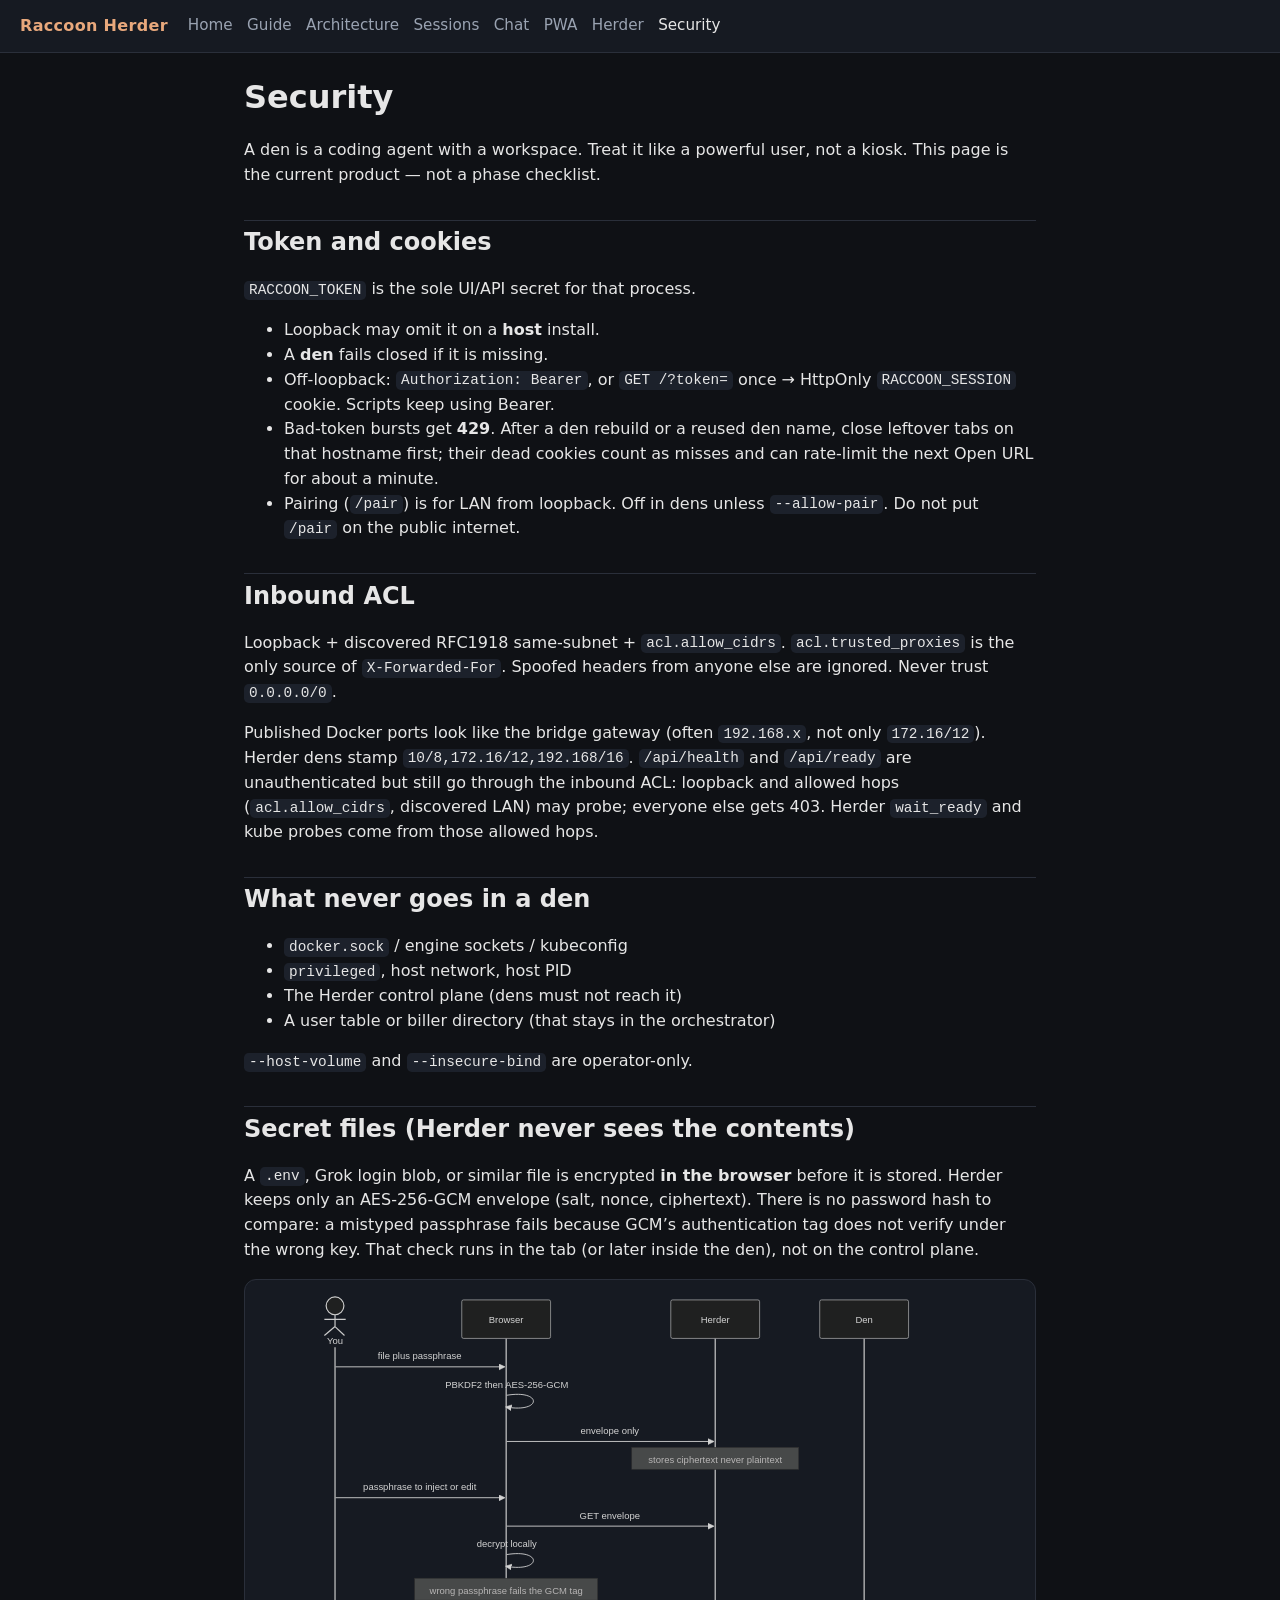
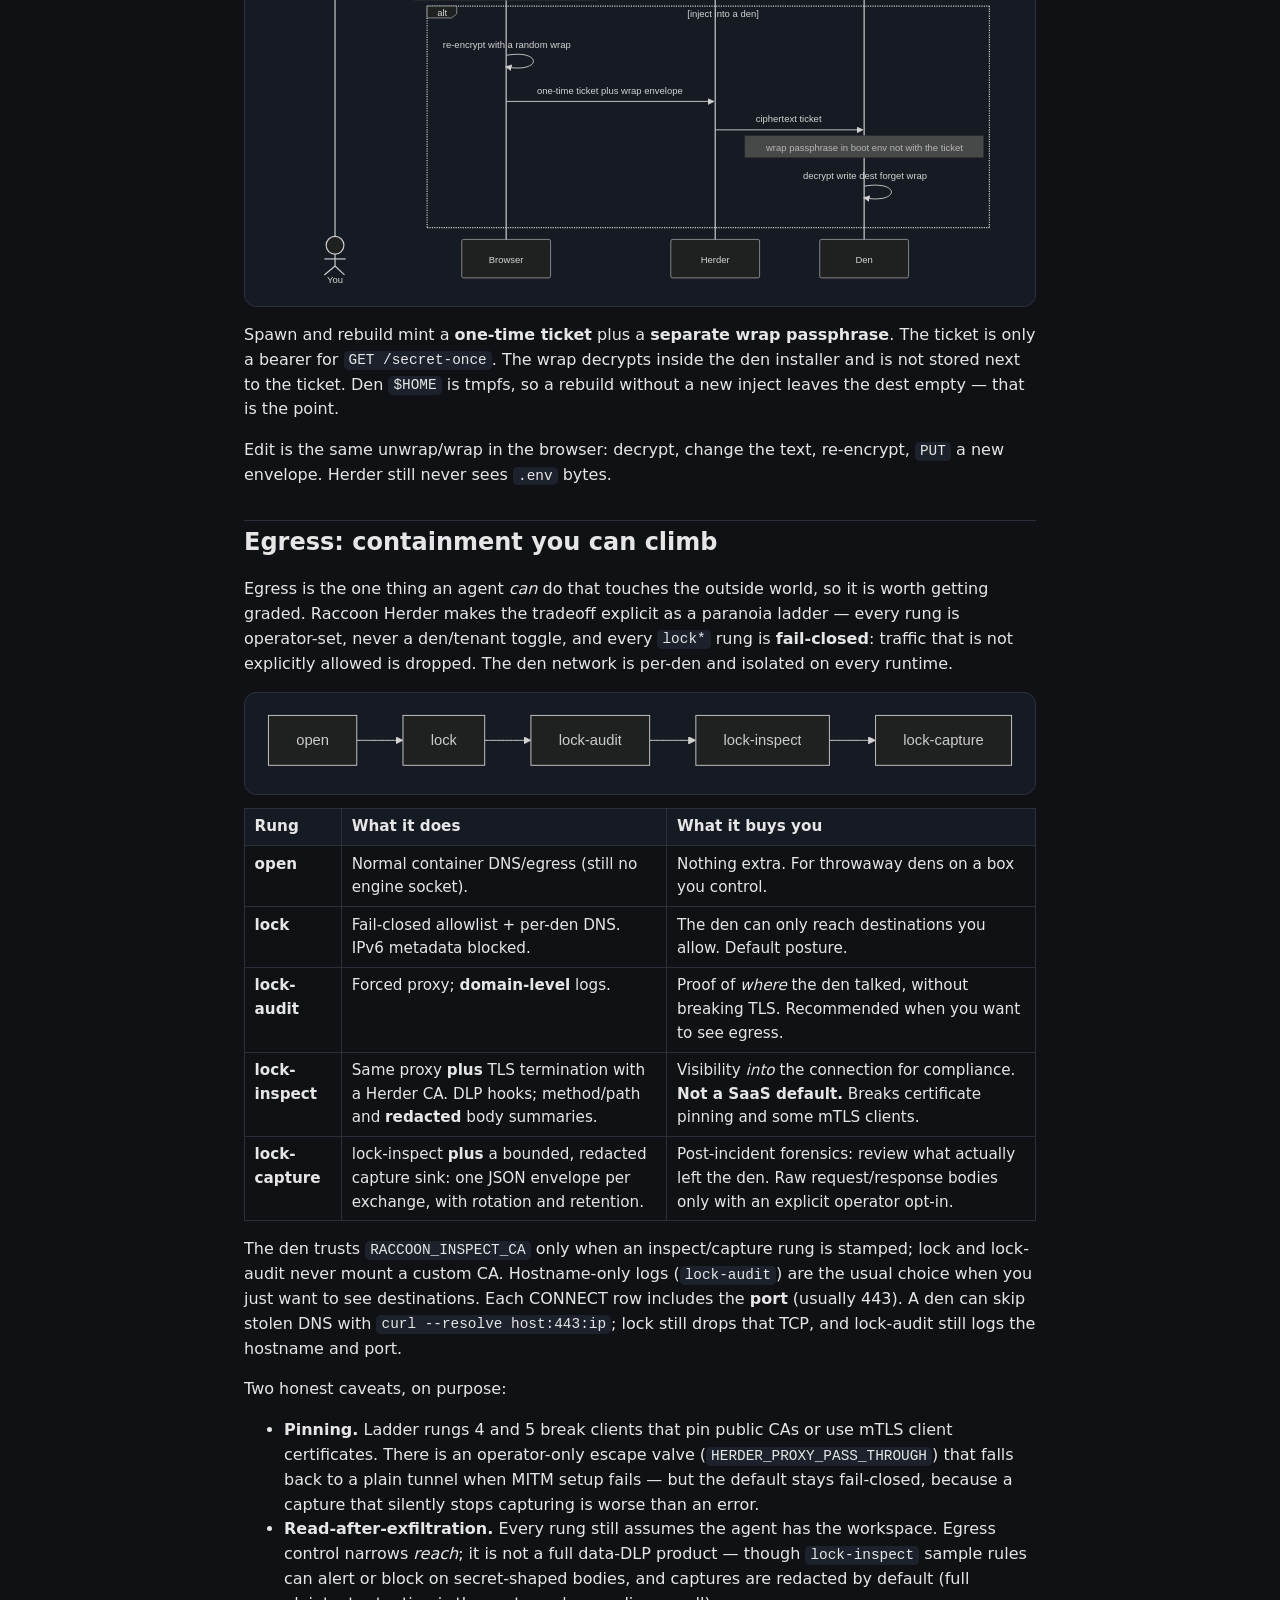
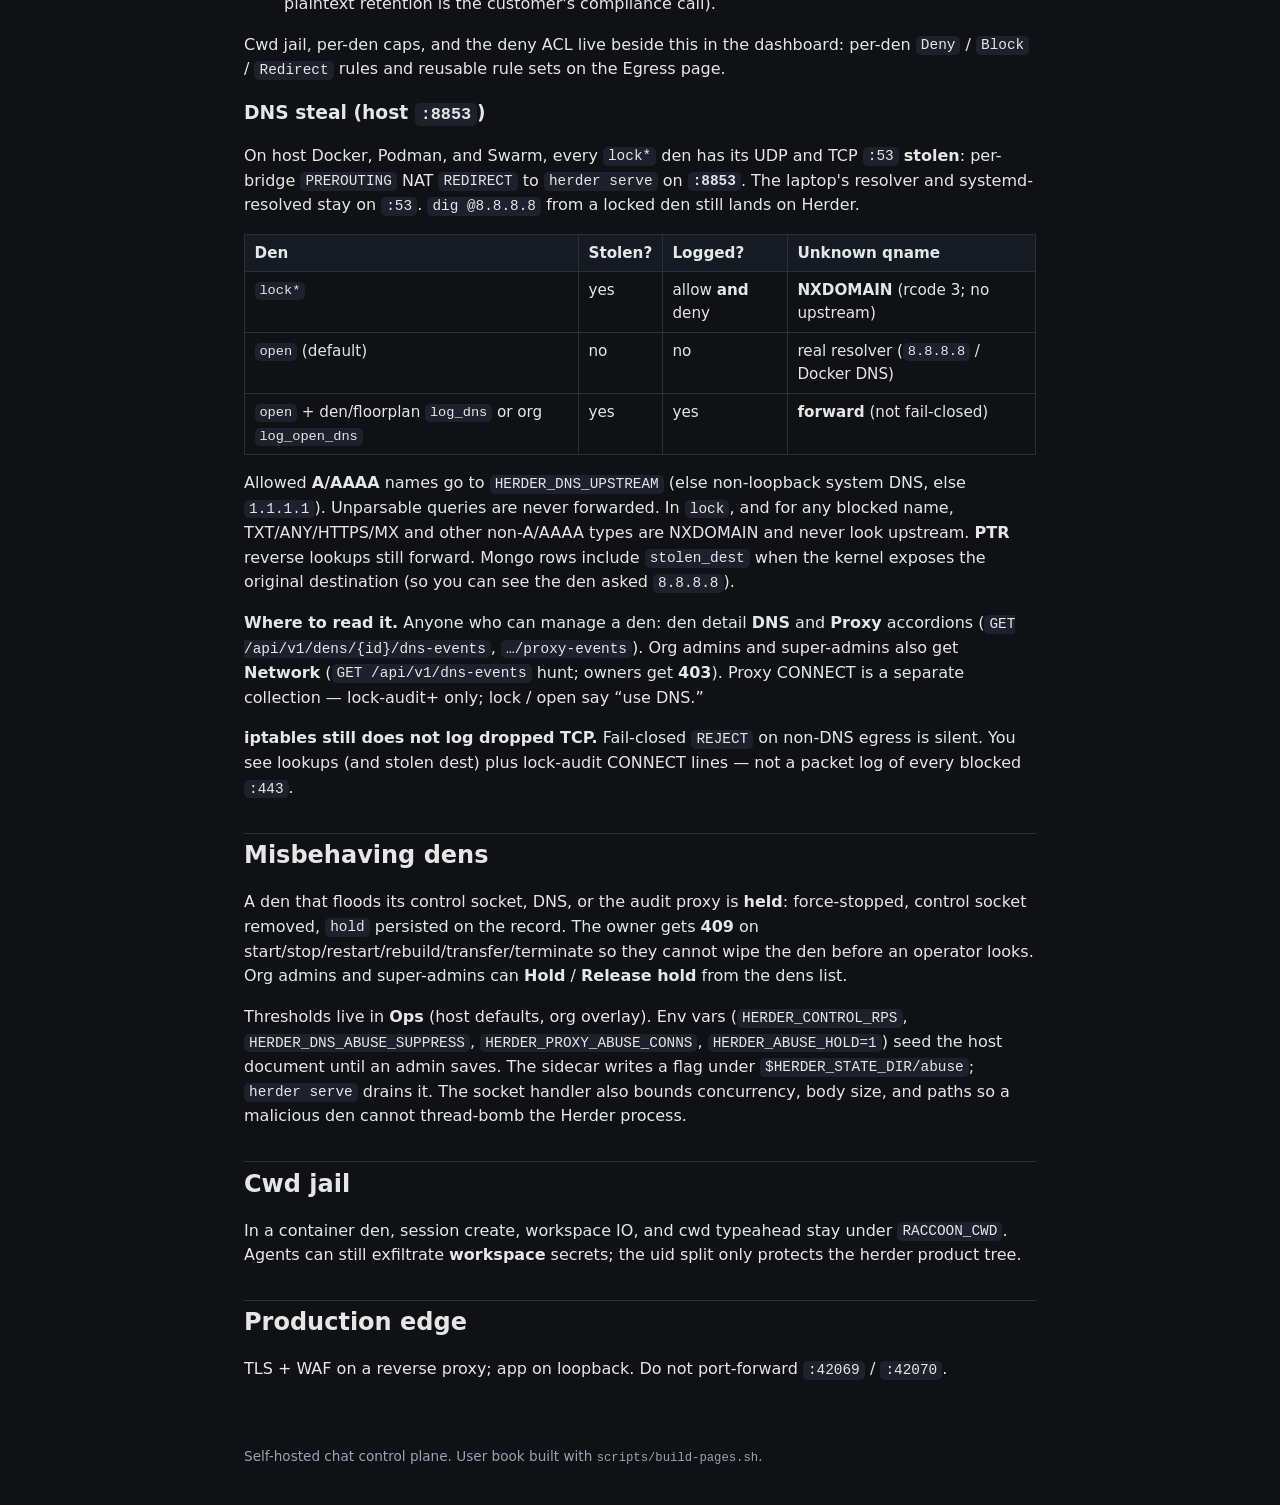
<file: security.html>
<!DOCTYPE html>
<html lang="en">
  <head>
    <meta charset="utf-8">
    <meta name="viewport" content="width=device-width, initial-scale=1">
    <title>Security — Raccoon Herder</title>
    <meta name="description" content="Self-hosted chat control plane for coding agents — not a terminal in a browser. More agents are coming.">
    <meta name="theme-color" content="#0f1115">
    <link rel="canonical" href="https://shikkie.github.io/raccoon-herder-docs/security.html">
    <link rel="icon" href="images/mascot.jpg">
    <link rel="apple-touch-icon" href="images/mascot.jpg">
    <meta property="og:type" content="website">
    <meta property="og:site_name" content="Raccoon Herder">
    <meta property="og:title" content="Security">
    <meta property="og:description" content="Self-hosted chat control plane for coding agents — not a terminal in a browser. More agents are coming.">
    <meta property="og:url" content="https://shikkie.github.io/raccoon-herder-docs/security.html">
    <meta property="og:image" content="https://shikkie.github.io/raccoon-herder-docs/images/og-share.png">
    <meta property="og:image:alt" content="Cute raccoon mascot and the words Raccoon Herder">
    <meta property="og:image:width" content="1280">
    <meta property="og:image:height" content="640">
    <meta name="twitter:card" content="summary_large_image">
    <meta name="twitter:title" content="Security">
    <meta name="twitter:description" content="Self-hosted chat control plane for coding agents — not a terminal in a browser. More agents are coming.">
    <meta name="twitter:image" content="https://shikkie.github.io/raccoon-herder-docs/images/og-share.png">
    <link rel="stylesheet" href="css/site.css">
  </head>
  <body>
    <header class="site-header">
      <a class="brand" href="index.html">Raccoon Herder</a>
      <nav>
        <a href="index.html">Home</a>
        <a href="guide.html">Guide</a>
        <a href="architecture.html">Architecture</a>
        <a href="sessions.html">Sessions</a>
        <a href="chat.html">Chat</a>
        <a href="pwa.html">PWA</a>
        <a href="herder.html">Herder</a>
        <a href="security.html" class="active">Security</a>
      </nav>
    </header>
    <main class="prose">
<h1 id="security">Security</h1>
<p>A den is a coding agent with a workspace. Treat it like a powerful user,
not a kiosk. This page is the current product — not a phase checklist.</p>
<h2 id="token-and-cookies">Token and cookies</h2>
<p><code>RACCOON_TOKEN</code> is the sole UI/API secret for that process.</p>
<ul>
<li>Loopback may omit it on a <strong>host</strong> install.</li>
<li>A <strong>den</strong> fails closed if it is missing.</li>
<li>Off-loopback: <code>Authorization: Bearer</code>, or <code>GET /?token=</code> once → HttpOnly
  <code>RACCOON_SESSION</code> cookie. Scripts keep using Bearer.</li>
<li>Bad-token bursts get <strong>429</strong>. After a den rebuild or a reused den name,
  close leftover tabs on that hostname first; their dead cookies count as
  misses and can rate-limit the next Open URL for about a minute.</li>
<li>Pairing (<code>/pair</code>) is for LAN from loopback. Off in dens unless
  <code>--allow-pair</code>. Do not put <code>/pair</code> on the public internet.</li>
</ul>
<h2 id="inbound-acl">Inbound ACL</h2>
<p>Loopback + discovered RFC1918 same-subnet + <code>acl.allow_cidrs</code>.
<code>acl.trusted_proxies</code> is the only source of <code>X-Forwarded-For</code>. Spoofed
headers from anyone else are ignored. Never trust <code>0.0.0.0/0</code>.</p>
<p>Published Docker ports look like the bridge gateway (often <code>192.168.x</code>,
not only <code>172.16/12</code>). Herder dens stamp <code>10/8,172.16/12,192.168/16</code>.
<code>/api/health</code> and <code>/api/ready</code> are unauthenticated but still go through the
inbound ACL: loopback and allowed hops (<code>acl.allow_cidrs</code>, discovered LAN)
may probe; everyone else gets 403. Herder <code>wait_ready</code> and kube probes
come from those allowed hops.</p>
<h2 id="what-never-goes-in-a-den">What never goes in a den</h2>
<ul>
<li><code>docker.sock</code> / engine sockets / kubeconfig</li>
<li><code>privileged</code>, host network, host PID</li>
<li>The Herder control plane (dens must not reach it)</li>
<li>A user table or biller directory (that stays in the orchestrator)</li>
</ul>
<p><code>--host-volume</code> and <code>--insecure-bind</code> are operator-only.</p>
<h2 id="secret-files-herder-never-sees-the-contents">Secret files (Herder never sees the contents)</h2>
<p>A <code>.env</code>, Grok login blob, or similar file is encrypted <strong>in the browser</strong>
before it is stored. Herder keeps only an AES-256-GCM envelope (salt, nonce,
ciphertext). There is no password hash to compare: a mistyped passphrase
fails because GCM’s authentication tag does not verify under the wrong key.
That check runs in the tab (or later inside the den), not on the control
plane.</p>
<pre class="mermaid">sequenceDiagram
  actor You
  participant Browser
  participant Herder
  participant Den

  You-&gt;&gt;Browser: file plus passphrase
  Browser-&gt;&gt;Browser: PBKDF2 then AES-256-GCM
  Browser-&gt;&gt;Herder: envelope only
  Note over Herder: stores ciphertext never plaintext
  You-&gt;&gt;Browser: passphrase to inject or edit
  Browser-&gt;&gt;Herder: GET envelope
  Browser-&gt;&gt;Browser: decrypt locally
  Note over Browser: wrong passphrase fails the GCM tag
  alt inject into a den
    Browser-&gt;&gt;Browser: re-encrypt with a random wrap
    Browser-&gt;&gt;Herder: one-time ticket plus wrap envelope
    Herder-&gt;&gt;Den: ciphertext ticket
    Note over Den: wrap passphrase in boot env not with the ticket
    Den-&gt;&gt;Den: decrypt write dest forget wrap
  end</pre>

<p>Spawn and rebuild mint a <strong>one-time ticket</strong> plus a <strong>separate wrap
passphrase</strong>. The ticket is only a bearer for <code>GET /secret-once</code>. The wrap
decrypts inside the den installer and is not stored next to the ticket.
Den <code>$HOME</code> is tmpfs, so a rebuild without a new inject leaves the dest
empty — that is the point.</p>
<p>Edit is the same unwrap/wrap in the browser: decrypt, change the text,
re-encrypt, <code>PUT</code> a new envelope. Herder still never sees <code>.env</code> bytes.</p>
<h2 id="egress-containment-you-can-climb">Egress: containment you can climb</h2>
<p>Egress is the one thing an agent <em>can</em> do that touches the outside world, so
it is worth getting graded. Raccoon Herder makes the tradeoff explicit as a
paranoia ladder — every rung is operator-set, never a den/tenant toggle, and
every <code>lock*</code> rung is <strong>fail-closed</strong>: traffic that is not explicitly allowed
is dropped. The den network is per-den and isolated on every runtime.</p>
<pre class="mermaid">flowchart LR
  open[open] --&gt; lock[lock]
  lock --&gt; audit[lock-audit]
  audit --&gt; inspect[lock-inspect]
  inspect --&gt; capture[lock-capture]</pre>

<table>
<thead>
<tr>
<th>Rung</th>
<th>What it does</th>
<th>What it buys you</th>
</tr>
</thead>
<tbody>
<tr>
<td><strong>open</strong></td>
<td>Normal container DNS/egress (still no engine socket).</td>
<td>Nothing extra. For throwaway dens on a box you control.</td>
</tr>
<tr>
<td><strong>lock</strong></td>
<td>Fail-closed allowlist + per-den DNS. IPv6 metadata blocked.</td>
<td>The den can only reach destinations you allow. Default posture.</td>
</tr>
<tr>
<td><strong>lock-audit</strong></td>
<td>Forced proxy; <strong>domain-level</strong> logs.</td>
<td>Proof of <em>where</em> the den talked, without breaking TLS. Recommended when you want to see egress.</td>
</tr>
<tr>
<td><strong>lock-inspect</strong></td>
<td>Same proxy <strong>plus</strong> TLS termination with a Herder CA. DLP hooks; method/path and <strong>redacted</strong> body summaries.</td>
<td>Visibility <em>into</em> the connection for compliance. <strong>Not a SaaS default.</strong> Breaks certificate pinning and some mTLS clients.</td>
</tr>
<tr>
<td><strong>lock-capture</strong></td>
<td>lock-inspect <strong>plus</strong> a bounded, redacted capture sink: one JSON envelope per exchange, with rotation and retention.</td>
<td>Post-incident forensics: review what actually left the den. Raw request/response bodies only with an explicit operator opt-in.</td>
</tr>
</tbody>
</table>
<p>The den trusts <code>RACCOON_INSPECT_CA</code> only when an inspect/capture rung is
stamped; lock and lock-audit never mount a custom CA. Hostname-only logs
(<code>lock-audit</code>) are the usual choice when you just want to see destinations.
Each CONNECT row includes the <strong>port</strong> (usually 443). A den can skip stolen
DNS with <code>curl --resolve host:443:ip</code>; lock still drops that TCP, and
lock-audit still logs the hostname and port.</p>
<p>Two honest caveats, on purpose:</p>
<ul>
<li><strong>Pinning.</strong> Ladder rungs 4 and 5 break clients that pin public CAs or use
  mTLS client certificates. There is an operator-only escape valve
  (<code>HERDER_PROXY_PASS_THROUGH</code>) that falls back to a plain tunnel when MITM
  setup fails — but the default stays fail-closed, because a capture that
  silently stops capturing is worse than an error.</li>
<li><strong>Read-after-exfiltration.</strong> Every rung still assumes the agent has the
  workspace. Egress control narrows <em>reach</em>; it is not a full data-DLP
  product — though <code>lock-inspect</code> sample rules can alert or block on
  secret-shaped bodies, and captures are redacted by default (full plaintext
  retention is the customer's compliance call).</li>
</ul>
<p>Cwd jail, per-den caps, and the deny ACL live beside this in the dashboard:
per-den <code>Deny</code> / <code>Block</code> / <code>Redirect</code> rules and reusable rule sets on the
Egress page.</p>
<h3 id="dns-steal-host-8853">DNS steal (host <code>:8853</code>)</h3>
<p>On host Docker, Podman, and Swarm, every <code>lock*</code> den has its UDP and TCP
<code>:53</code> <strong>stolen</strong>: per-bridge <code>PREROUTING</code> NAT <code>REDIRECT</code> to
<code>herder serve</code> on <strong><code>:8853</code></strong>. The laptop's resolver and systemd-resolved
stay on <code>:53</code>. <code>dig @8.8.8.8</code> from a locked den still lands on Herder.</p>
<table>
<thead>
<tr>
<th>Den</th>
<th>Stolen?</th>
<th>Logged?</th>
<th>Unknown qname</th>
</tr>
</thead>
<tbody>
<tr>
<td><code>lock*</code></td>
<td>yes</td>
<td>allow <strong>and</strong> deny</td>
<td><strong>NXDOMAIN</strong> (rcode 3; no upstream)</td>
</tr>
<tr>
<td><code>open</code> (default)</td>
<td>no</td>
<td>no</td>
<td>real resolver (<code>8.8.8.8</code> / Docker DNS)</td>
</tr>
<tr>
<td><code>open</code> + den/floorplan <code>log_dns</code> or org <code>log_open_dns</code></td>
<td>yes</td>
<td>yes</td>
<td><strong>forward</strong> (not fail-closed)</td>
</tr>
</tbody>
</table>
<p>Allowed <strong>A/AAAA</strong> names go to <code>HERDER_DNS_UPSTREAM</code> (else non-loopback
system DNS, else <code>1.1.1.1</code>). Unparsable queries are never forwarded.
In <code>lock</code>, and for any blocked name, TXT/ANY/HTTPS/MX and other non-A/AAAA
types are NXDOMAIN and never look upstream. <strong>PTR</strong> reverse lookups still
forward. Mongo rows include <code>stolen_dest</code> when the kernel exposes the
original destination (so you can see the den asked <code>8.8.8.8</code>).</p>
<p><strong>Where to read it.</strong> Anyone who can manage a den: den detail <strong>DNS</strong> and
<strong>Proxy</strong> accordions (<code>GET /api/v1/dens/{id}/dns-events</code>,
<code>…/proxy-events</code>). Org admins and super-admins also get <strong>Network</strong>
(<code>GET /api/v1/dns-events</code> hunt; owners get <strong>403</strong>). Proxy CONNECT is a
separate collection — lock-audit+ only; lock / open say “use DNS.”</p>
<p><strong>iptables still does not log dropped TCP.</strong> Fail-closed <code>REJECT</code> on
non-DNS egress is silent. You see lookups (and stolen dest) plus
lock-audit CONNECT lines — not a packet log of every blocked <code>:443</code>.</p>
<h2 id="misbehaving-dens">Misbehaving dens</h2>
<p>A den that floods its control socket, DNS, or the audit proxy is <strong>held</strong>:
force-stopped, control socket removed, <code>hold</code> persisted on the record. The
owner gets <strong>409</strong> on start/stop/restart/rebuild/transfer/terminate so they
cannot wipe the den before an operator looks. Org admins and super-admins
can <strong>Hold</strong> / <strong>Release hold</strong> from the dens list.</p>
<p>Thresholds live in <strong>Ops</strong> (host defaults, org overlay). Env vars
(<code>HERDER_CONTROL_RPS</code>, <code>HERDER_DNS_ABUSE_SUPPRESS</code>,
<code>HERDER_PROXY_ABUSE_CONNS</code>, <code>HERDER_ABUSE_HOLD=1</code>) seed the host document
until an admin saves. The sidecar writes a flag under
<code>$HERDER_STATE_DIR/abuse</code>; <code>herder serve</code> drains it. The socket handler also
bounds concurrency, body size, and paths so a malicious den cannot
thread-bomb the Herder process.</p>
<h2 id="cwd-jail">Cwd jail</h2>
<p>In a container den, session create, workspace IO, and cwd typeahead stay
under <code>RACCOON_CWD</code>. Agents can still exfiltrate <strong>workspace</strong> secrets;
the uid split only protects the herder product tree.</p>
<h2 id="production-edge">Production edge</h2>
<p>TLS + WAF on a reverse proxy; app on loopback.
Do not port-forward <code>:42069</code> / <code>:42070</code>.</p>
    </main>
    <footer class="site-footer">
      Self-hosted chat control plane. User book built with
      <code>scripts/build-pages.sh</code>.
    </footer>
    <script src="vendor/mermaid.min.js"></script>
    <script>
      mermaid.initialize({ startOnLoad: true, theme: "dark" });
    </script>
  </body>
</html>
</file>
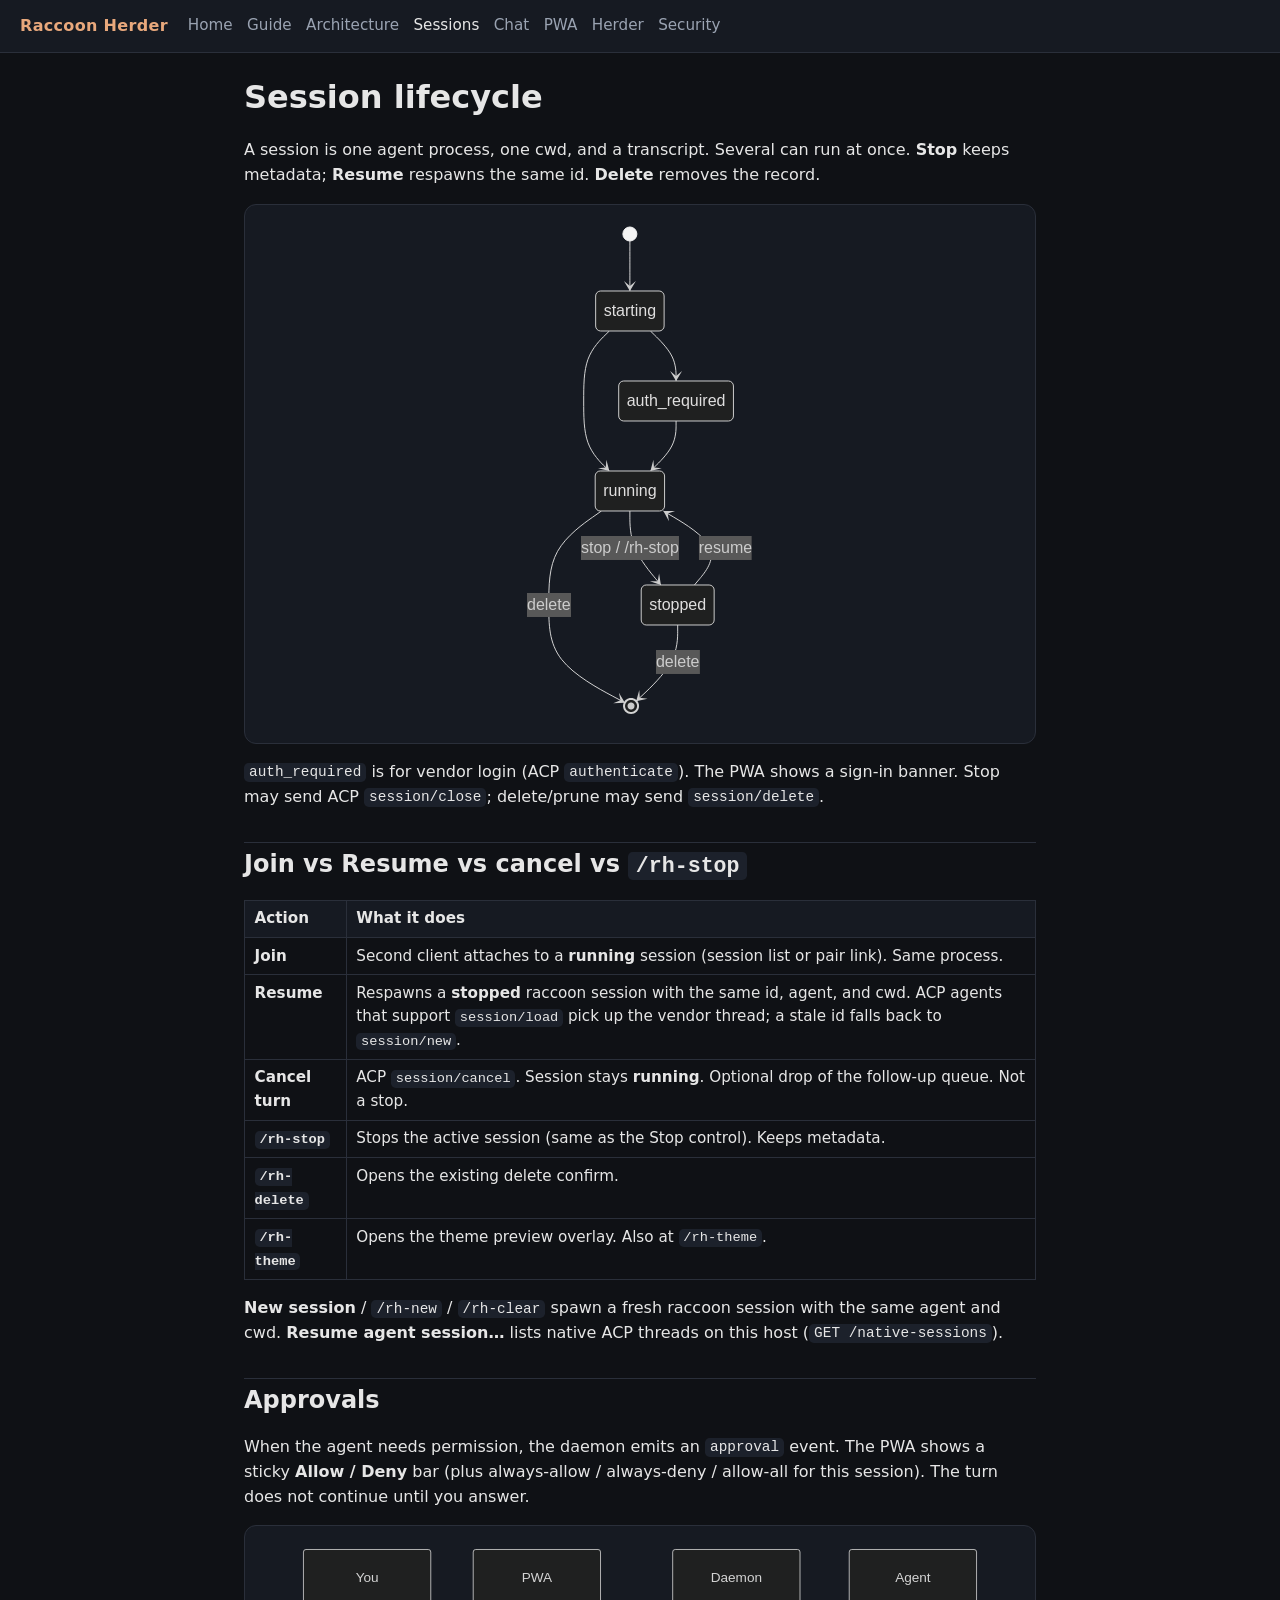
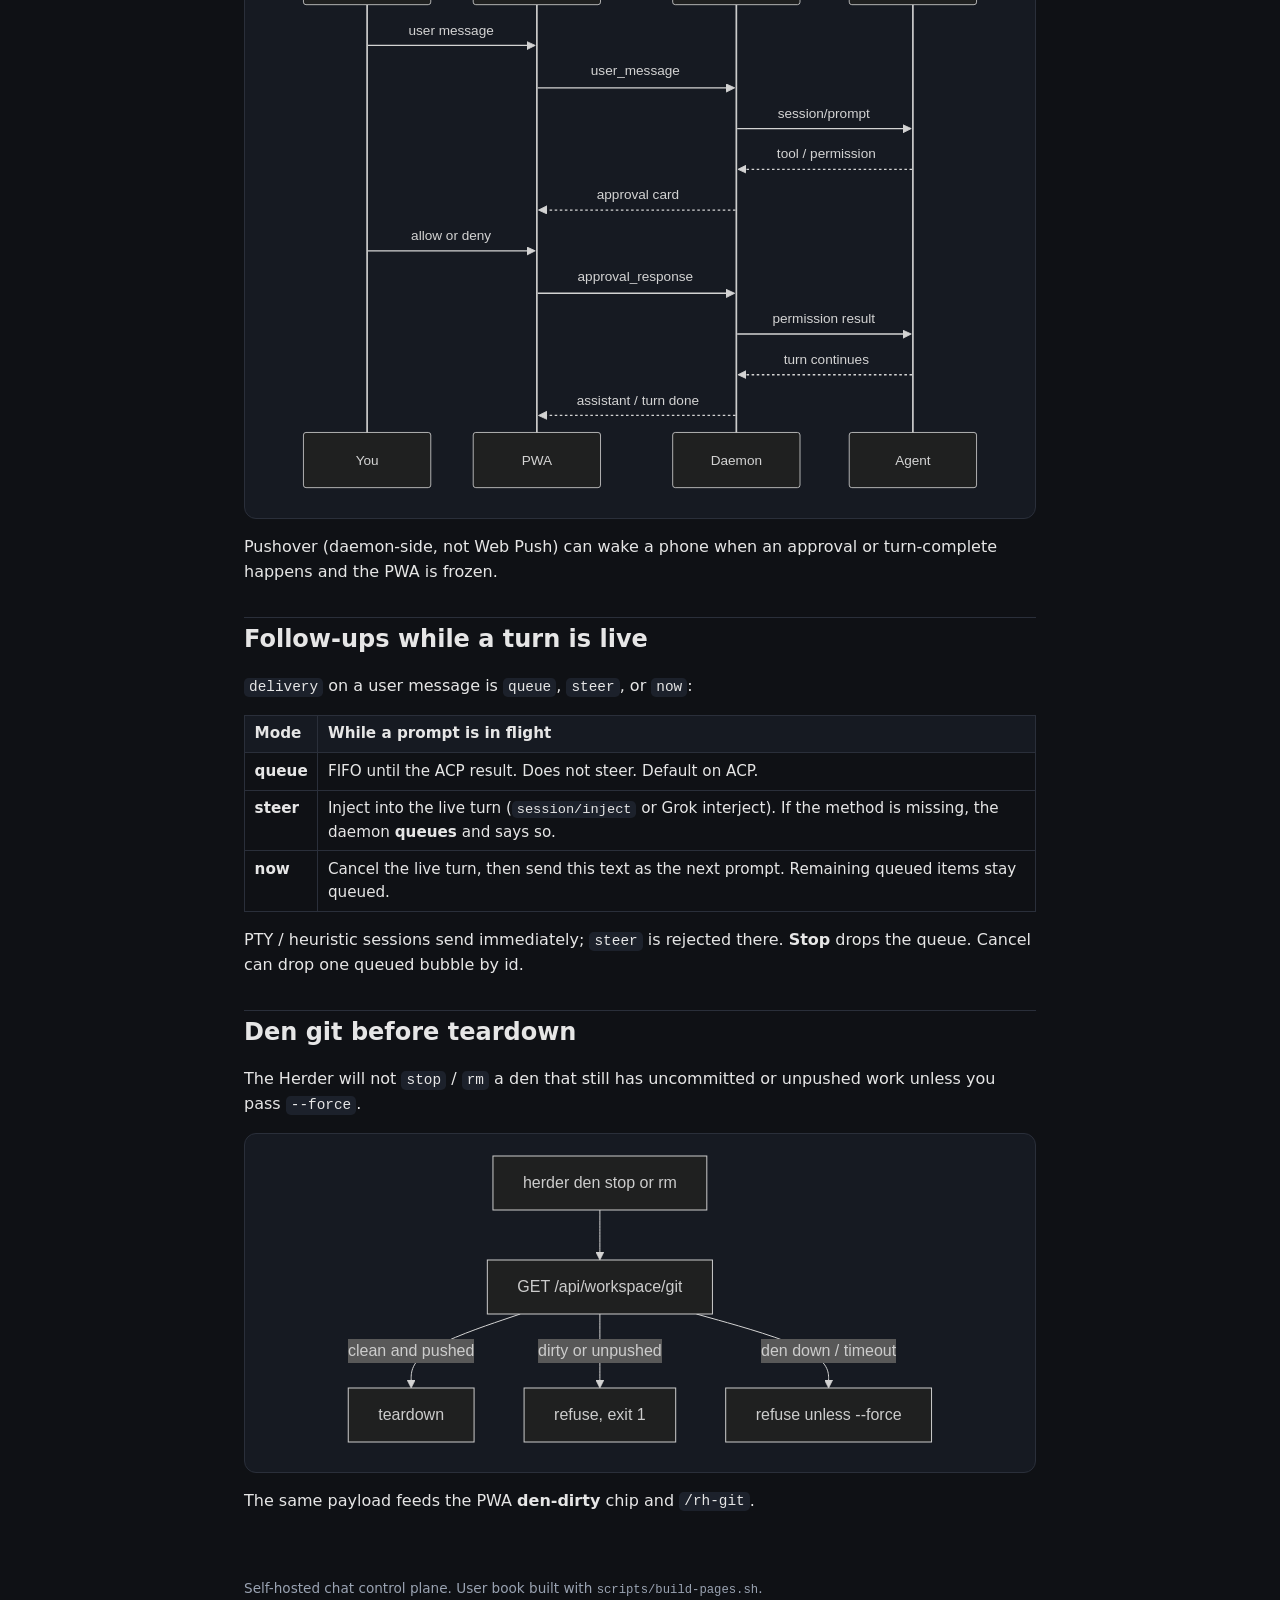
<file: sessions.html>
<!DOCTYPE html>
<html lang="en">
  <head>
    <meta charset="utf-8">
    <meta name="viewport" content="width=device-width, initial-scale=1">
    <title>Sessions — Raccoon Herder</title>
    <meta name="description" content="Self-hosted chat control plane for coding agents — not a terminal in a browser. More agents are coming.">
    <meta name="theme-color" content="#0f1115">
    <link rel="canonical" href="https://shikkie.github.io/raccoon-herder-docs/sessions.html">
    <link rel="icon" href="images/mascot.jpg">
    <link rel="apple-touch-icon" href="images/mascot.jpg">
    <meta property="og:type" content="website">
    <meta property="og:site_name" content="Raccoon Herder">
    <meta property="og:title" content="Sessions">
    <meta property="og:description" content="Self-hosted chat control plane for coding agents — not a terminal in a browser. More agents are coming.">
    <meta property="og:url" content="https://shikkie.github.io/raccoon-herder-docs/sessions.html">
    <meta property="og:image" content="https://shikkie.github.io/raccoon-herder-docs/images/og-share.png">
    <meta property="og:image:alt" content="Cute raccoon mascot and the words Raccoon Herder">
    <meta property="og:image:width" content="1280">
    <meta property="og:image:height" content="640">
    <meta name="twitter:card" content="summary_large_image">
    <meta name="twitter:title" content="Sessions">
    <meta name="twitter:description" content="Self-hosted chat control plane for coding agents — not a terminal in a browser. More agents are coming.">
    <meta name="twitter:image" content="https://shikkie.github.io/raccoon-herder-docs/images/og-share.png">
    <link rel="stylesheet" href="css/site.css">
  </head>
  <body>
    <header class="site-header">
      <a class="brand" href="index.html">Raccoon Herder</a>
      <nav>
        <a href="index.html">Home</a>
        <a href="guide.html">Guide</a>
        <a href="architecture.html">Architecture</a>
        <a href="sessions.html" class="active">Sessions</a>
        <a href="chat.html">Chat</a>
        <a href="pwa.html">PWA</a>
        <a href="herder.html">Herder</a>
        <a href="security.html">Security</a>
      </nav>
    </header>
    <main class="prose">
<h1 id="session-lifecycle">Session lifecycle</h1>
<p>A session is one agent process, one cwd, and a transcript. Several can run
at once. <strong>Stop</strong> keeps metadata; <strong>Resume</strong> respawns the same id. <strong>Delete</strong>
removes the record.</p>
<pre class="mermaid">stateDiagram-v2
  [*] --&gt; starting
  starting --&gt; running
  starting --&gt; auth_required
  auth_required --&gt; running
  running --&gt; stopped: stop / /rh-stop
  stopped --&gt; running: resume
  running --&gt; [*]: delete
  stopped --&gt; [*]: delete</pre>

<p><code>auth_required</code> is for vendor login (ACP <code>authenticate</code>). The PWA shows a
sign-in banner. Stop may send ACP <code>session/close</code>; delete/prune may send
<code>session/delete</code>.</p>
<h2 id="join-vs-resume-vs-cancel-vs-rh-stop">Join vs Resume vs cancel vs <code>/rh-stop</code></h2>
<table>
<thead>
<tr>
<th>Action</th>
<th>What it does</th>
</tr>
</thead>
<tbody>
<tr>
<td><strong>Join</strong></td>
<td>Second client attaches to a <strong>running</strong> session (session list or pair link). Same process.</td>
</tr>
<tr>
<td><strong>Resume</strong></td>
<td>Respawns a <strong>stopped</strong> raccoon session with the same id, agent, and cwd. ACP agents that support <code>session/load</code> pick up the vendor thread; a stale id falls back to <code>session/new</code>.</td>
</tr>
<tr>
<td><strong>Cancel turn</strong></td>
<td>ACP <code>session/cancel</code>. Session stays <strong>running</strong>. Optional drop of the follow-up queue. Not a stop.</td>
</tr>
<tr>
<td><strong><code>/rh-stop</code></strong></td>
<td>Stops the active session (same as the Stop control). Keeps metadata.</td>
</tr>
<tr>
<td><strong><code>/rh-delete</code></strong></td>
<td>Opens the existing delete confirm.</td>
</tr>
<tr>
<td><strong><code>/rh-theme</code></strong></td>
<td>Opens the theme preview overlay. Also at <code>/rh-theme</code>.</td>
</tr>
</tbody>
</table>
<p><strong>New session</strong> / <code>/rh-new</code> / <code>/rh-clear</code> spawn a fresh raccoon session with
the same agent and cwd. <strong>Resume agent session…</strong> lists native ACP threads
on this host (<code>GET /native-sessions</code>).</p>
<h2 id="approvals">Approvals</h2>
<p>When the agent needs permission, the daemon emits an <code>approval</code> event. The
PWA shows a sticky <strong>Allow / Deny</strong> bar (plus always-allow / always-deny /
allow-all for this session). The turn does not continue until you answer.</p>
<pre class="mermaid">sequenceDiagram
  participant U as You
  participant P as PWA
  participant D as Daemon
  participant A as Agent
  U-&gt;&gt;P: user message
  P-&gt;&gt;D: user_message
  D-&gt;&gt;A: session/prompt
  A--&gt;&gt;D: tool / permission
  D--&gt;&gt;P: approval card
  U-&gt;&gt;P: allow or deny
  P-&gt;&gt;D: approval_response
  D-&gt;&gt;A: permission result
  A--&gt;&gt;D: turn continues
  D--&gt;&gt;P: assistant / turn done</pre>

<p>Pushover (daemon-side, not Web Push) can wake a phone when an approval or
turn-complete happens and the PWA is frozen.</p>
<h2 id="follow-ups-while-a-turn-is-live">Follow-ups while a turn is live</h2>
<p><code>delivery</code> on a user message is <code>queue</code>, <code>steer</code>, or <code>now</code>:</p>
<table>
<thead>
<tr>
<th>Mode</th>
<th>While a prompt is in flight</th>
</tr>
</thead>
<tbody>
<tr>
<td><strong>queue</strong></td>
<td>FIFO until the ACP result. Does not steer. Default on ACP.</td>
</tr>
<tr>
<td><strong>steer</strong></td>
<td>Inject into the live turn (<code>session/inject</code> or Grok interject). If the method is missing, the daemon <strong>queues</strong> and says so.</td>
</tr>
<tr>
<td><strong>now</strong></td>
<td>Cancel the live turn, then send this text as the next prompt. Remaining queued items stay queued.</td>
</tr>
</tbody>
</table>
<p>PTY / heuristic sessions send immediately; <code>steer</code> is rejected there. <strong>Stop</strong>
drops the queue. Cancel can drop one queued bubble by id.</p>
<h2 id="den-git-before-teardown">Den git before teardown</h2>
<p>The Herder will not <code>stop</code> / <code>rm</code> a den that still has uncommitted or
unpushed work unless you pass <code>--force</code>.</p>
<pre class="mermaid">flowchart TD
  act[herder den stop or rm]
  probe[GET /api/workspace/git]
  act --&gt; probe
  probe --&gt;|clean and pushed| ok[teardown]
  probe --&gt;|dirty or unpushed| no[refuse, exit 1]
  probe --&gt;|den down / timeout| force[refuse unless --force]</pre>

<p>The same payload feeds the PWA <strong>den-dirty</strong> chip and <code>/rh-git</code>.</p>
    </main>
    <footer class="site-footer">
      Self-hosted chat control plane. User book built with
      <code>scripts/build-pages.sh</code>.
    </footer>
    <script src="vendor/mermaid.min.js"></script>
    <script>
      mermaid.initialize({ startOnLoad: true, theme: "dark" });
    </script>
  </body>
</html>
</file>
<file: css/site.css>
:root {
  color-scheme: dark;
  --bg: #0f1115;
  --bg-raise: #161a22;
  --bg-inset: #12151c;
  --text: #e6e6e6;
  --muted: #9aa3b2;
  --border: #2a2f3a;
  --accent: #e8a87c;
  --link: #8ec8e8;
  --code-bg: #1c212b;
}

* {
  box-sizing: border-box;
}

html,
body {
  margin: 0;
  min-height: 100%;
  background: var(--bg);
  color: var(--text);
  font-family: "IBM Plex Sans", "Segoe UI", system-ui, sans-serif;
  line-height: 1.55;
}

.site-header {
  display: flex;
  flex-wrap: wrap;
  align-items: center;
  gap: 0.75rem 1.25rem;
  padding: 0.85rem 1.25rem;
  background: var(--bg-raise);
  border-bottom: 1px solid var(--border);
  position: sticky;
  top: 0;
  z-index: 2;
}

.brand {
  font-weight: 700;
  color: var(--accent);
  text-decoration: none;
  letter-spacing: 0.02em;
}

.site-header nav {
  display: flex;
  flex-wrap: wrap;
  gap: 0.35rem 0.9rem;
}

.site-header nav a {
  color: var(--muted);
  text-decoration: none;
  font-size: 0.95rem;
}

.site-header nav a:hover,
.site-header nav a.active {
  color: var(--text);
}

.prose {
  max-width: 52rem;
  margin: 0 auto;
  padding: 1.5rem 1.25rem 3rem;
}

.prose h1,
.prose h2,
.prose h3 {
  line-height: 1.25;
  font-weight: 650;
}

.prose h1 {
  font-size: 2rem;
  margin-top: 0;
}

.prose h2 {
  margin-top: 2rem;
  padding-top: 0.4rem;
  border-top: 1px solid var(--border);
}

.prose a {
  color: var(--link);
}

.prose code {
  font-family: "IBM Plex Mono", ui-monospace, monospace;
  font-size: 0.9em;
  background: var(--code-bg);
  padding: 0.1em 0.35em;
  border-radius: 0.3rem;
}

.prose pre {
  background: var(--bg-inset);
  border: 1px solid var(--border);
  border-radius: 0.75rem;
  padding: 0.9rem 1rem;
  overflow-x: auto;
}

.prose pre code {
  background: transparent;
  padding: 0;
}

.prose pre.mermaid {
  background: var(--bg-raise);
  text-align: center;
}

.prose table {
  border-collapse: collapse;
  width: 100%;
  font-size: 0.95rem;
}

.prose th,
.prose td {
  border: 1px solid var(--border);
  padding: 0.4rem 0.6rem;
  text-align: left;
  vertical-align: top;
}

.prose th {
  background: var(--bg-raise);
}

.prose blockquote {
  margin: 1rem 0;
  padding: 0.2rem 0.9rem;
  border-left: 3px solid var(--accent);
  color: var(--muted);
}

.site-footer {
  max-width: 52rem;
  margin: 0 auto;
  padding: 0 1.25rem 2.5rem;
  color: var(--muted);
  font-size: 0.85rem;
}

.site-footer code {
  font-family: "IBM Plex Mono", ui-monospace, monospace;
  font-size: 0.9em;
}

.landing {
  max-width: 68rem;
  margin: 0 auto;
  padding: 1.75rem 1.25rem 3rem;
}

.hero {
  display: grid;
  grid-template-columns: 1.15fr 0.85fr;
  gap: 1.5rem 2rem;
  align-items: center;
  margin-bottom: 2.5rem;
}

.eyebrow {
  margin: 0 0 0.6rem;
  color: var(--accent);
  font-size: 0.85rem;
  letter-spacing: 0.08em;
  text-transform: uppercase;
}

.hero h1 {
  margin: 0 0 1rem;
  font-size: clamp(1.8rem, 4vw, 2.7rem);
  line-height: 1.15;
}

.lede {
  color: var(--muted);
  font-size: 1.12rem;
  max-width: 38rem;
}

.hero-art {
  width: 100%;
  max-width: 26rem;
  justify-self: end;
  border-radius: 1.25rem;
  border: 1px solid var(--border);
  background: var(--bg-raise);
}

.cta-row {
  display: flex;
  flex-wrap: wrap;
  gap: 0.7rem;
  margin: 1.25rem 0 0;
}

.cta-row.bottom {
  justify-content: center;
  margin-top: 2.5rem;
}

.btn {
  display: inline-block;
  padding: 0.55rem 1rem;
  border-radius: 0.65rem;
  border: 1px solid var(--border);
  color: var(--text);
  text-decoration: none;
  background: var(--bg-raise);
}

.btn.primary {
  background: var(--accent);
  color: #1a120c;
  border-color: transparent;
  font-weight: 650;
}

.pitch {
  max-width: 42rem;
  margin: 0 0 2.5rem;
  color: var(--muted);
}

.pitch h2 {
  color: var(--text);
  margin: 0 0 0.6rem;
}

.shots {
  display: grid;
  grid-template-columns: repeat(3, 1fr);
  gap: 1rem;
  margin: 0 0 2.5rem;
}

.shot {
  margin: 0;
  background: var(--bg-raise);
  border: 1px solid var(--border);
  border-radius: 0.9rem;
  overflow: hidden;
}

.shot img {
  display: block;
  width: 100%;
  height: auto;
  aspect-ratio: 1;
  object-fit: cover;
}

.shot figcaption {
  padding: 0.85rem 1rem 1rem;
  color: var(--muted);
  font-size: 0.95rem;
}

.shot figcaption strong {
  display: block;
  color: var(--text);
  margin-bottom: 0.2rem;
}

.soon {
  display: inline-block;
  margin: 0 0 0.45rem;
  padding: 0.1rem 0.45rem;
  border-radius: 999px;
  background: var(--code-bg);
  color: var(--accent);
  font-size: 0.72rem;
  letter-spacing: 0.04em;
  text-transform: uppercase;
}

.points {
  display: grid;
  grid-template-columns: 1fr 1fr;
  gap: 1.5rem 2rem;
}

.points h2 {
  margin-top: 0;
}

.points ul {
  margin: 0;
  padding-left: 1.15rem;
  color: var(--muted);
}

.points li {
  margin: 0.35rem 0;
}

@media (max-width: 800px) {
  .hero,
  .shots,
  .points {
    grid-template-columns: 1fr;
  }

  .hero-art {
    justify-self: center;
    max-width: 20rem;
  }
}
</file>
